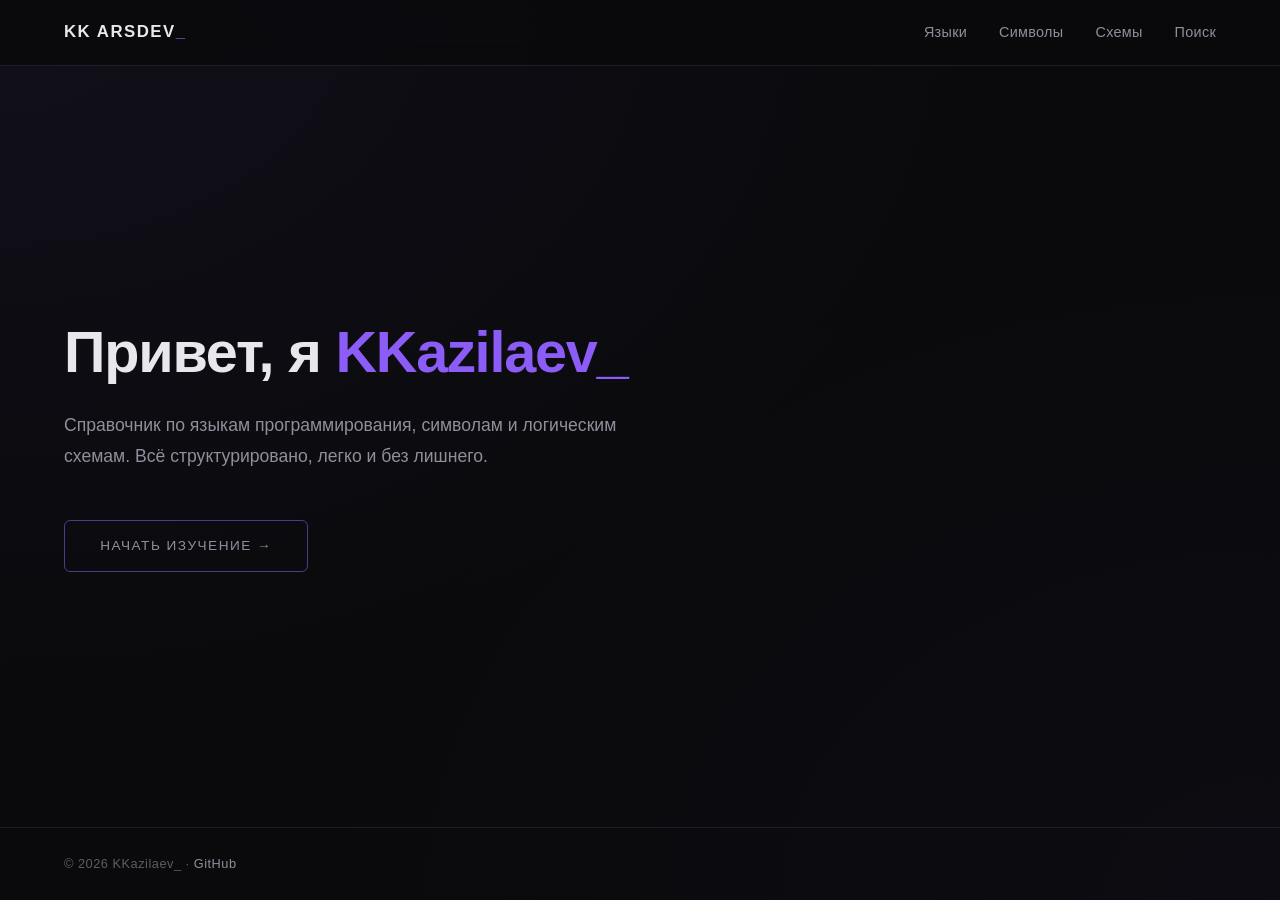
<file: index.html>
<!DOCTYPE html>
<html lang="ru">
<head>
    <meta charset="UTF-8">
    <meta name="viewport" content="width=device-width, initial-scale=1.0">
    <title>Загрузка…</title>
    <link rel="stylesheet" href="global.css">
</head>
<body>

    <!-- Экран загрузки (по центру) -->
    <div id="loader" class="status">
        <p class="loading">
            <span class="loading__label">Загрузка</span>
            <span class="loading__dots">
                <span>.</span><span>.</span><span>.</span>
            </span>
        </p>
    </div>

    <!-- Экран ошибки -->
    <div id="error" class="status" style="display:none;">
        <h1 class="status__title">Сайт временно недоступен</h1>
        <p class="status__text">
            Если вы видите эту страницу — попробуйте перезагрузить сайт.
            Если не помогло — зайдите позже.
        </p>
        <button class="status__btn" onclick="location.reload()">Перезагрузить</button>
    </div>

    <script>
        /* =========================================================
           ФУНКЦИЯ 1. Проверка наличия страницы и переход.
           ========================================================= */
        async function checkPage() {
            const target = 'home/index.html';

            try {
                const res  = await fetch(target, { method: 'HEAD' });
                const type = res.headers.get('content-type') || '';

                if (res.ok && type.includes('text/html')) {
                    window.location.replace(target);
                    return true;
                }
                return false;
            } catch (e) {
                return false;
            }
        }

        /* =========================================================
           ФУНКЦИЯ 2. Таймер заглушки (3 секунды).
           ========================================================= */
        function showErrorAfterDelay() {
            setTimeout(function () {
                const loader = document.getElementById('loader');
                const error  = document.getElementById('error');

                if (loader) loader.style.display = 'none';
                if (error)  error.style.display  = 'block';
            }, 3000);
        }

        /* =========================================================
           ЗАПУСК.
           ========================================================= */
        checkPage();
        showErrorAfterDelay();
    </script>

</body>
</html>
</file>
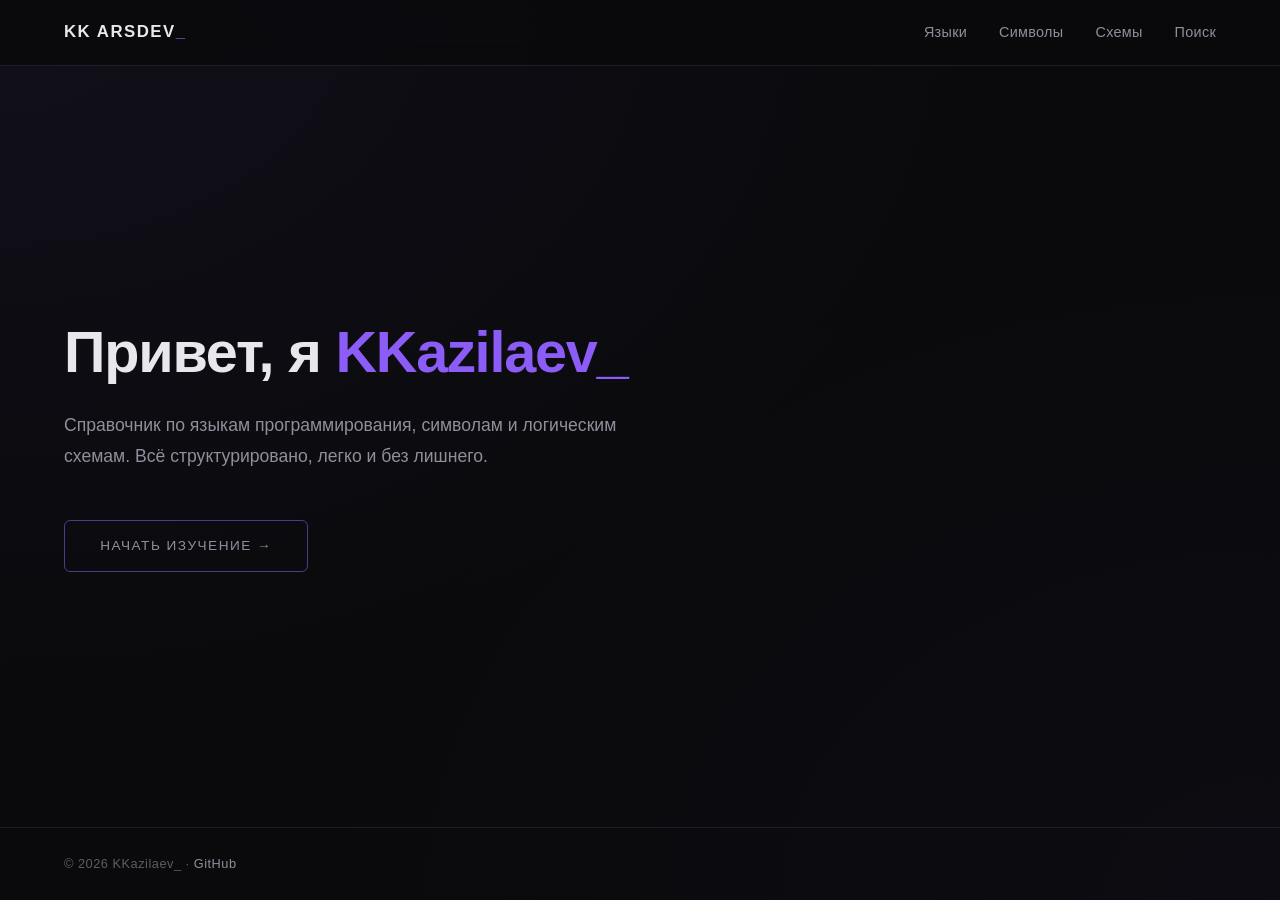
<file: home/index.html>
<!DOCTYPE html>
<html lang="ru">
<head>
    <meta charset="UTF-8">
    <meta name="viewport" content="width=device-width, initial-scale=1.0">
    <title>KK ArsDev — Справочник</title>
    <link rel="stylesheet" href="../global.css">
</head>
<body>

    <!-- Навигация -->
    <header class="nav">
        <a href="./" class="nav__logo">KK ArsDev<span>_</span></a>
        <nav class="nav__menu">
            <a href="../languages/">Языки</a>
            <a href="../symbols/">Символы</a>
            <a href="../schemes/">Схемы</a>
            <a href="../search/">Поиск</a>
        </nav>
    </header>

    <!-- Главный блок -->
    <main class="hero">
        <h1 class="hero__title">Привет, я <span>KKazilaev_</span></h1>
        <p class="hero__subtitle">
            Справочник по языкам программирования, символам и логическим схемам.
            Всё структурировано, легко и без лишнего.
        </p>
        <a href="../languages/" class="hero__btn">Начать изучение →</a>
    </main>

    <!-- Подвал -->
    <footer class="footer">
    <p>© 2026 KKazilaev_ · <a href="https://github.com/kkazilaev/pomoshkkazilaev" target="_blank" rel="noopener">GitHub</a></p>
    </footer>

</body>
</html>
</file>
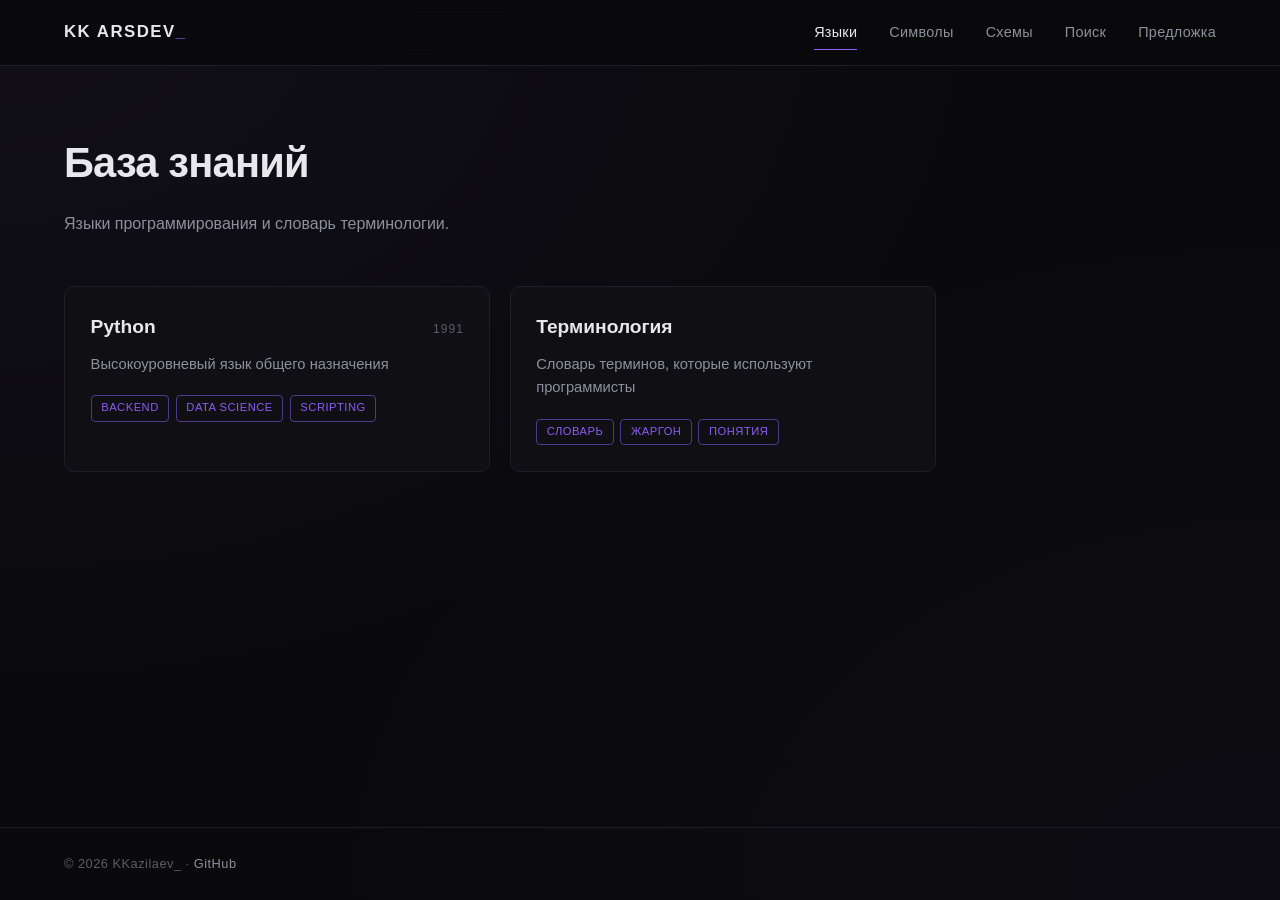
<file: languages/index.html>
<!DOCTYPE html>
<html lang="ru">
<head>
    <meta charset="UTF-8">
    <meta name="viewport" content="width=device-width, initial-scale=1.0">
    <title>База знаний — KK ArsDev<span>_</span></title>
    <link rel="stylesheet" href="../global.css">
</head>
<body>

    <header class="nav">
        <a href="../home/" class="nav__logo">KK ArsDev<span>_</span></a>
        <nav class="nav__menu">
            <a href="../languages/" class="is-active">Языки</a>
            <a href="../symbols/">Символы</a>
            <a href="../schemes/">Схемы</a>
            <a href="../search/">Поиск</a>
            <a href="../suggest/">Предложка</a>
        </nav>
    </header>

    <main class="page">
        <h1 class="page__title">База знаний</h1>
        <p class="page__subtitle">Языки программирования и словарь терминологии.</p>
        <div id="list" class="cards"></div>
    </main>

    <footer class="footer">
        <p>© 2026 KKazilaev_ · <a href="https://github.com/kkazilaev/pomoshkkazilaev" target="_blank" rel="noopener">GitHub</a></p>
    </footer>

    <script type="module">
        import { esc, markActiveNav } from './render.js';

        markActiveNav();

        function cardUrl(item) {
            if (item.type === 'terms') return './terms.html';
            return `./lang.html?id=${item.id}`;
        }

        async function loadList() {
            const list = document.getElementById('list');

            try {
                const res  = await fetch('../data/index.json');
                const data = await res.json();
                const items = data.items || data.languages || [];

                if (!items.length) {
                    list.innerHTML = '<p class="empty">Пока пусто.</p>';
                    return;
                }

                list.innerHTML = items.map(item => `
                    <a class="card" href="${cardUrl(item)}">
                        <div class="card__head">
                            <h2 class="card__title">${esc(item.name)}</h2>
                            ${item.year ? `<span class="card__year">${esc(item.year)}</span>` : ''}
                        </div>
                        <p class="card__desc">${esc(item.short)}</p>
                        <div class="card__tags">
                            ${(item.tags || []).map(t => `<span class="tag">${esc(t)}</span>`).join('')}
                        </div>
                    </a>
                `).join('');

            } catch (e) {
                list.innerHTML = '<p class="empty">Не удалось загрузить список.</p>';
                console.error(e);
            }
        }

        loadList();
    </script>

</body>
</html>
</file>
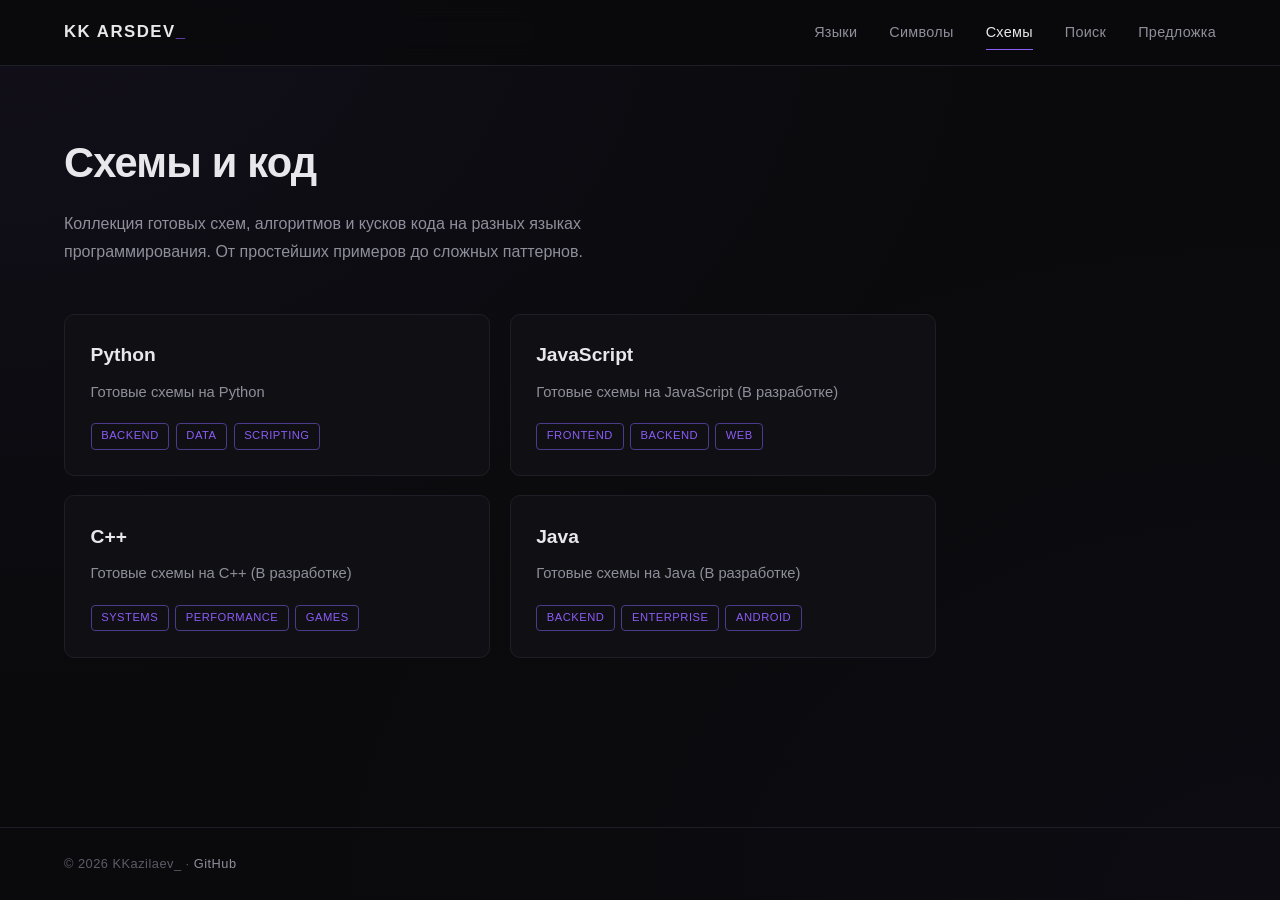
<file: schemes/index.html>
<!DOCTYPE html>
<html lang="ru">
<head>
    <meta charset="UTF-8">
    <meta name="viewport" content="width=device-width, initial-scale=1.0">
    <title>Схемы — KK ArsDev</title>
    <link rel="stylesheet" href="../global.css">
</head>
<body>

    <header class="nav">
        <a href="../home/" class="nav__logo">KK ArsDev<span>_</span></a>
        <nav class="nav__menu">
            <a href="../languages/">Языки</a>
            <a href="../symbols/">Символы</a>
            <a href="../schemes/" class="is-active">Схемы</a>
            <a href="../search/">Поиск</a>
            <a href="../suggest/">Предложка</a>
        </nav>
    </header>

    <main class="page">
        <div id="content">
            <p class="loading-inline">Загрузка…</p>
        </div>
    </main>

    <footer class="footer">
        <p>© 2026 KKazilaev_ · <a href="https://github.com/kkazilaev/pomoshkkazilaev" target="_blank" rel="noopener">GitHub</a></p>
    </footer>

    <script type="module">
        import { esc, renderSections, loadModules } from '../languages/render.js';

        const params = new URLSearchParams(window.location.search);
        const lang   = params.get('lang');

        async function loadLangList() {
            const content = document.getElementById('content');

            try {
                const res  = await fetch('../data/schemes/meta.json');
                const meta = await res.json();

                content.innerHTML = `
                    <h1 class="page__title">${esc(meta.name)}</h1>
                    <p class="page__subtitle">${esc(meta.description)}</p>

                    <div class="cards">
                        ${meta.languages.map(l => `
                            <a class="card" href="./index.html?lang=${l.id}">
                                <div class="card__head">
                                    <h2 class="card__title">${esc(l.name)}</h2>
                                </div>
                                <p class="card__desc">${esc(l.short)}</p>
                                <div class="card__tags">
                                    ${(l.tags || []).map(t => `<span class="tag">${esc(t)}</span>`).join('')}
                                </div>
                            </a>
                        `).join('')}
                    </div>
                `;
            } catch (e) {
                content.innerHTML = '<p class="empty">Не удалось загрузить список языков.</p>';
                console.error(e);
            }
        }

        async function loadSchemes(langId) {
            const content = document.getElementById('content');

            try {
                const metaRes = await fetch(`../data/schemes/${langId}/meta.json`);
                if (!metaRes.ok) throw new Error('404');
                const meta = await metaRes.json();

                document.title = `${meta.name} — Схемы — KKazilaev_`;

                const sections = await loadModules(
                    `../data/schemes/${langId}/`,
                    meta.modules || []
                );

                content.innerHTML = `
                    <a class="back" href="./index.html">← Все языки</a>
                    <h1 class="page__title">${esc(meta.name)}</h1>
                    <p class="page__subtitle">${esc(meta.description)}</p>

                    <div class="terms-search">
                        <input id="filter" type="text" placeholder="Поиск по схемам…" autocomplete="off">
                    </div>

                    <div id="sections"></div>
                `;

                renderSections(
                    document.getElementById('sections'),
                    sections
                );

                const input = document.getElementById('filter');
                input.addEventListener('input', function () {
                    const q = this.value.trim().toLowerCase();

                    document.querySelectorAll('.row').forEach(row => {
                        const text = row.textContent.toLowerCase();
                        row.style.display = (!q || text.includes(q)) ? '' : 'none';
                    });

                    document.querySelectorAll('.section').forEach(sec => {
                        const visible = sec.querySelectorAll('.row:not([style*="display: none"])').length;
                        sec.style.display = visible ? '' : 'none';
                    });
                });

            } catch (e) {
                content.innerHTML = '<p class="empty">Не удалось загрузить схемы.</p>';
                console.error(e);
            }
        }

        if (lang) {
            loadSchemes(lang);
        } else {
            loadLangList();
        }

        renderSections(document.getElementById('sections'), sections);

        // Подсветить объект, если пришли из поиска
        highlightFromUrl();
    </script>

</body>
</html>
</file>
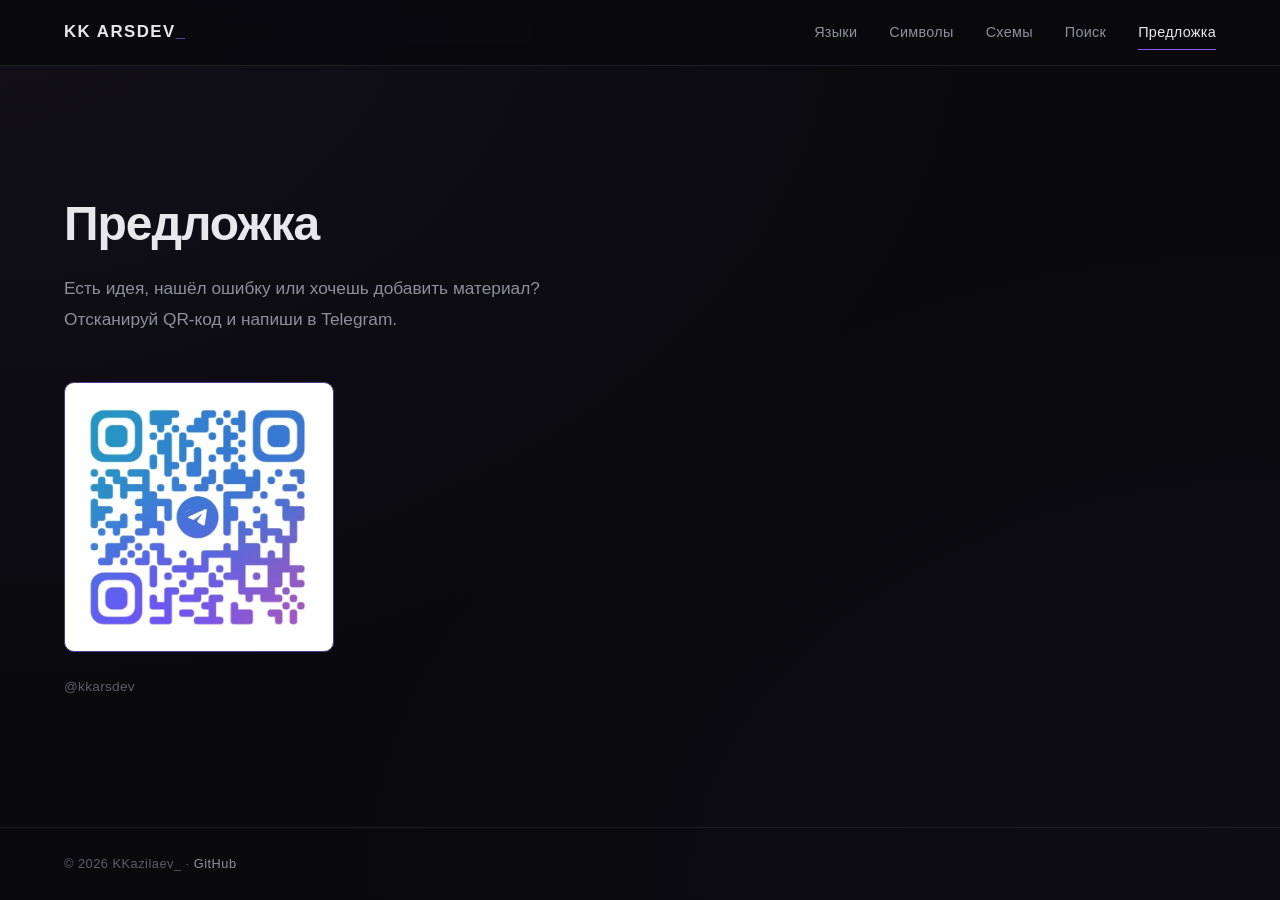
<file: suggest/index.html>
<!DOCTYPE html>
<html lang="ru">
<head>
    <meta charset="UTF-8">
    <meta name="viewport" content="width=device-width, initial-scale=1.0">
    <title>Предложка — KK ArsDev</title>
    <link rel="stylesheet" href="../global.css">
</head>
<body>

    <!-- Навигация -->
    <header class="nav">
        <a href="./" class="nav__logo">KK ArsDev<span>_</span></a>
        <nav class="nav__menu">
            <a href="../languages/">Языки</a>
            <a href="../symbols/">Символы</a>
            <a href="../schemes/">Схемы</a>
            <a href="../search/">Поиск</a>
            <a href="../suggest/" class="is-active">Предложка</a>
        </nav>
    </header>

    <!-- Контент -->
    <main class="suggest">
        <h1 class="suggest__title">Предложка</h1>
        <p class="suggest__text">
            Есть идея, нашёл ошибку или хочешь добавить материал?
            Отсканируй QR-код и напиши в Telegram.
        </p>

        <div class="suggest__qr">
            <img src="qr.png" alt="QR-код Telegram-канала" width="220" height="220">
        </div>

        <p class="suggest__hint">
            @kkarsdev
        </p>
    </main>

    <!-- Подвал -->
    <footer class="footer">
    <p>© 2026 KKazilaev_ · <a href="https://github.com/kkazilaev/pomoshkkazilaev" target="_blank" rel="noopener">GitHub</a></p>
    </footer>

</body>
</html>
</file>
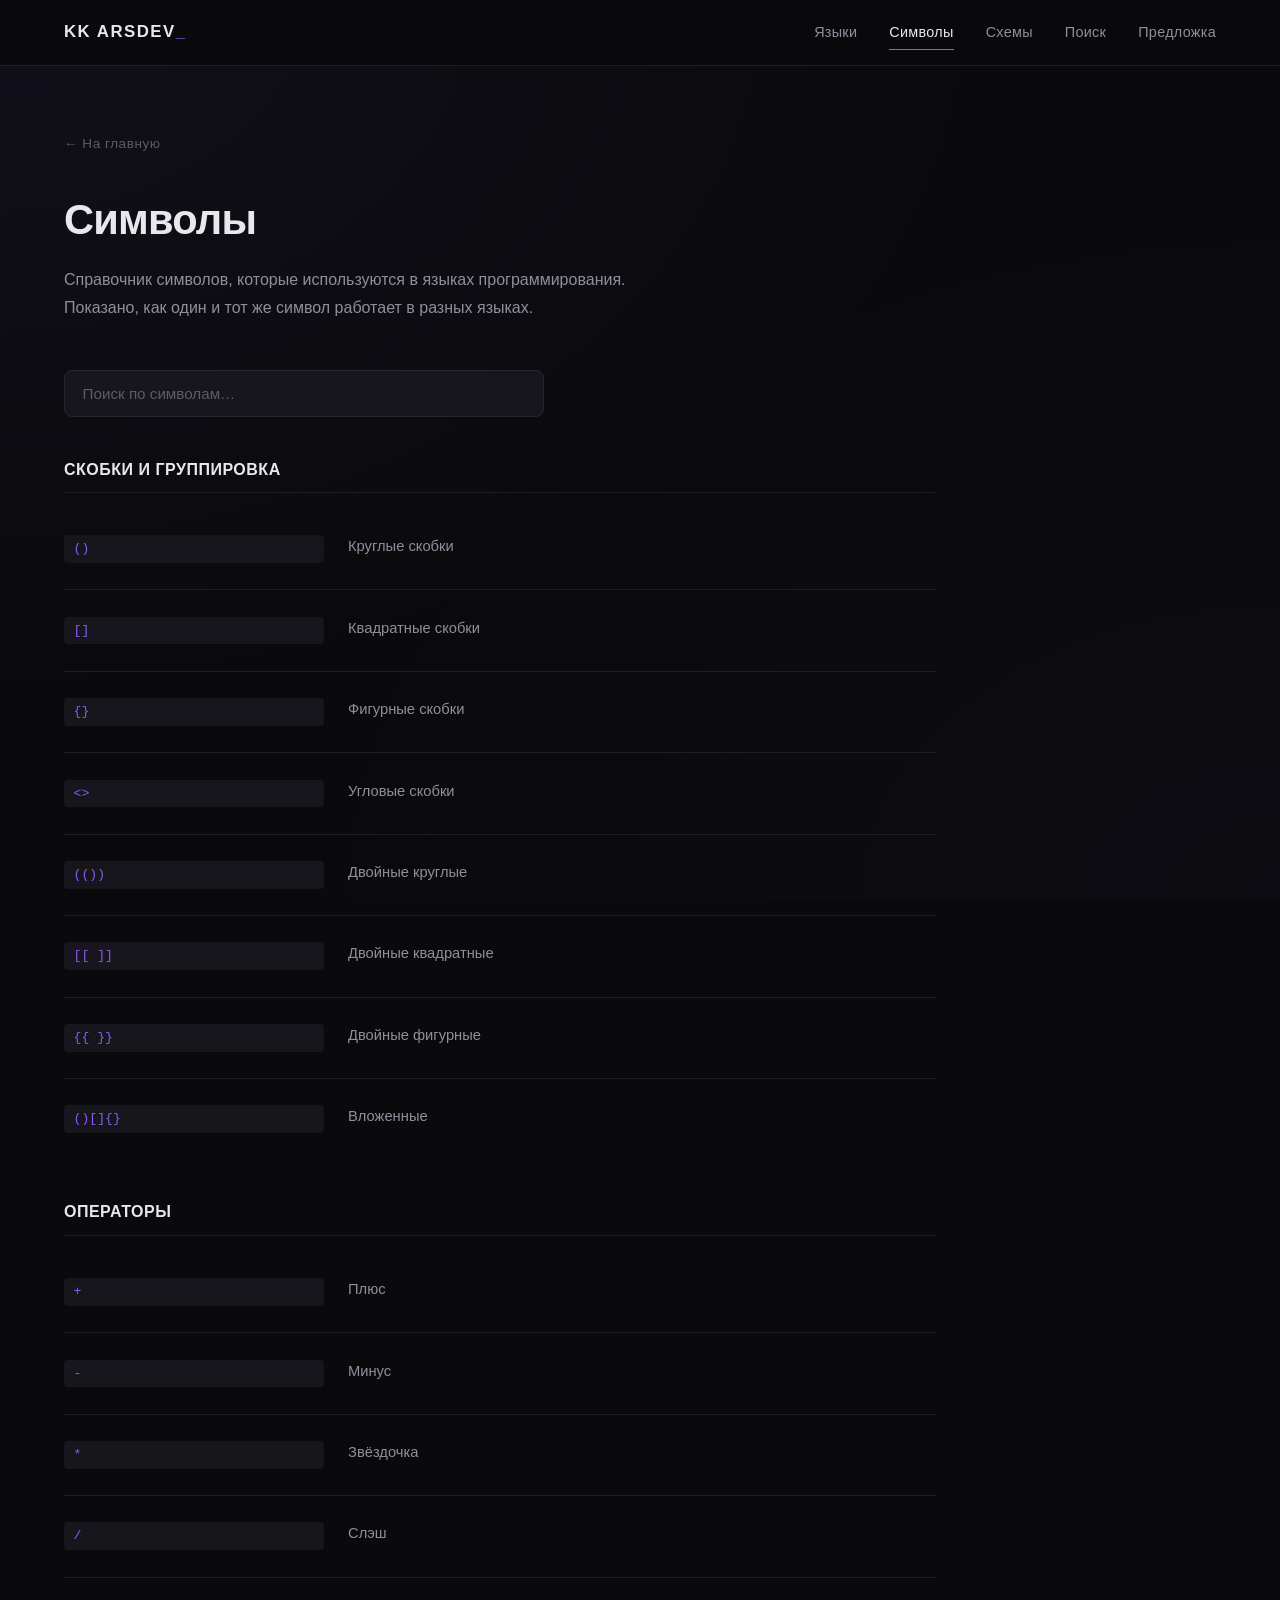
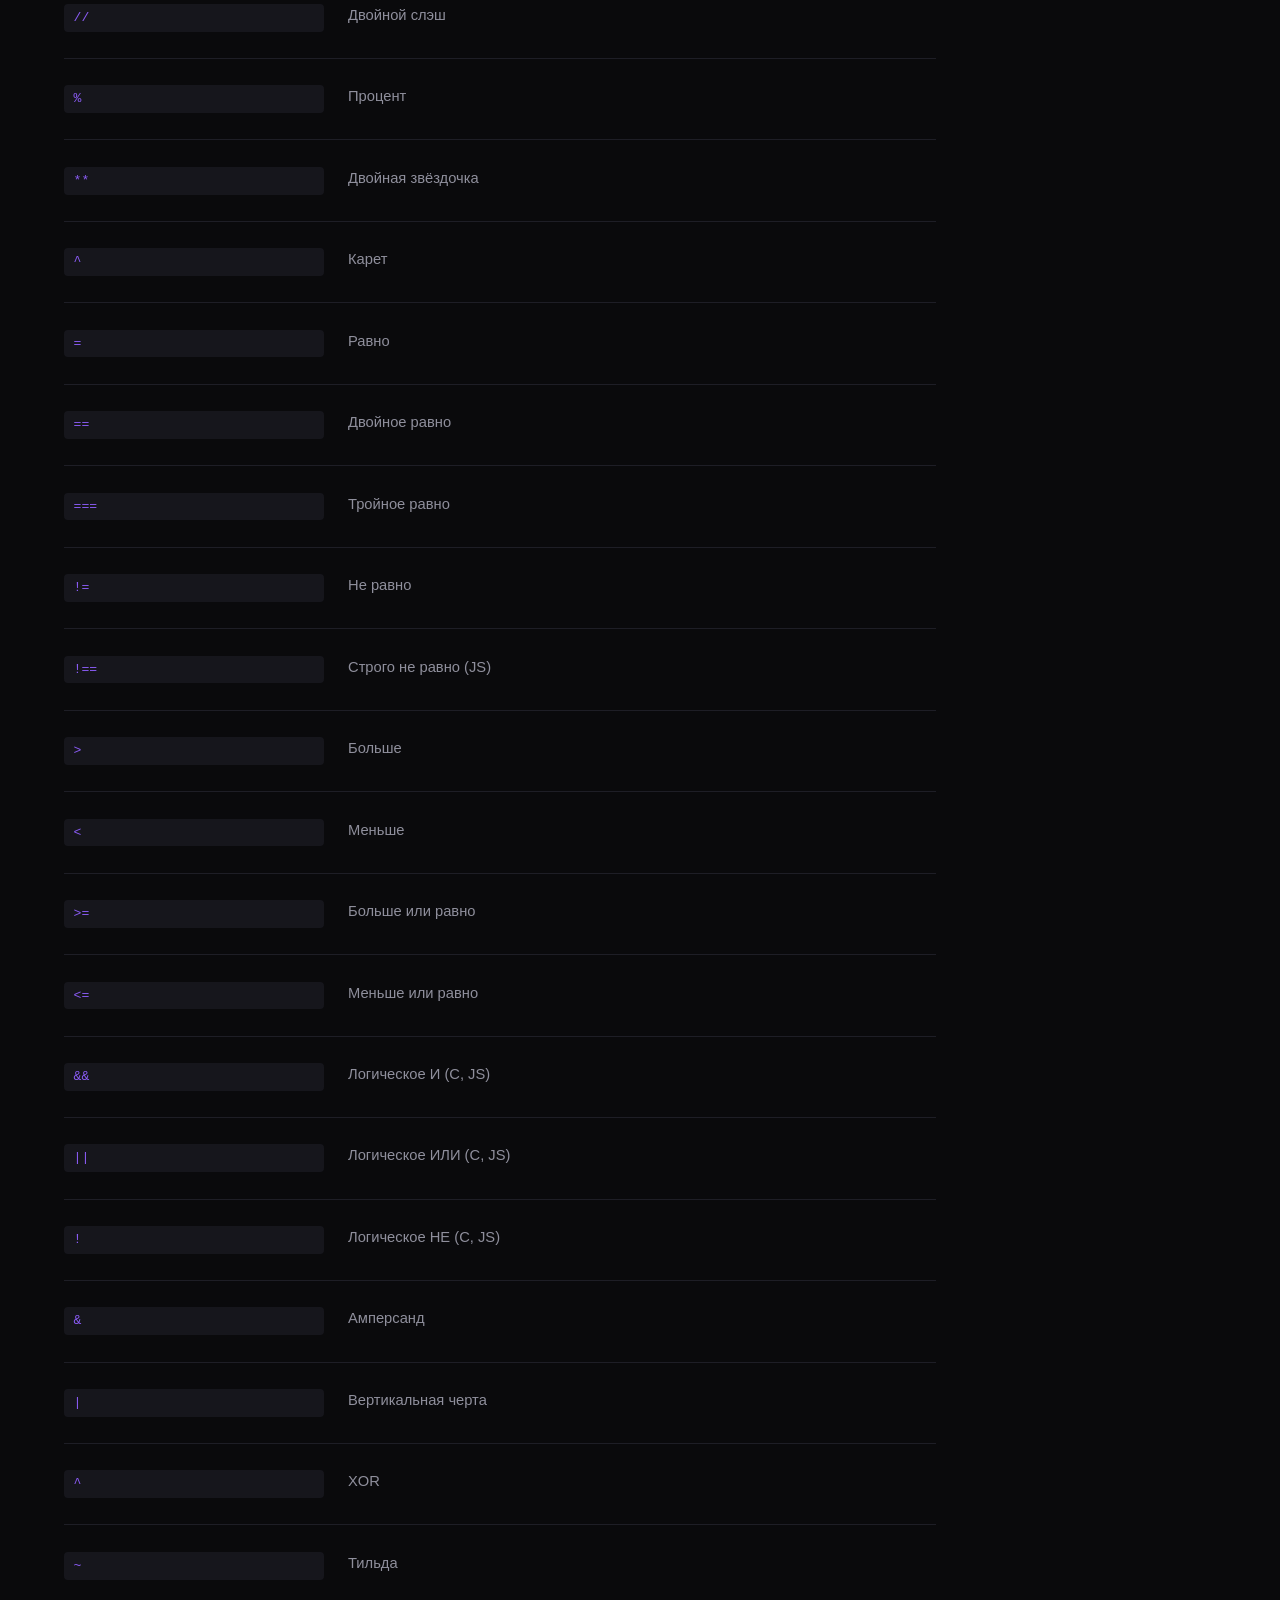
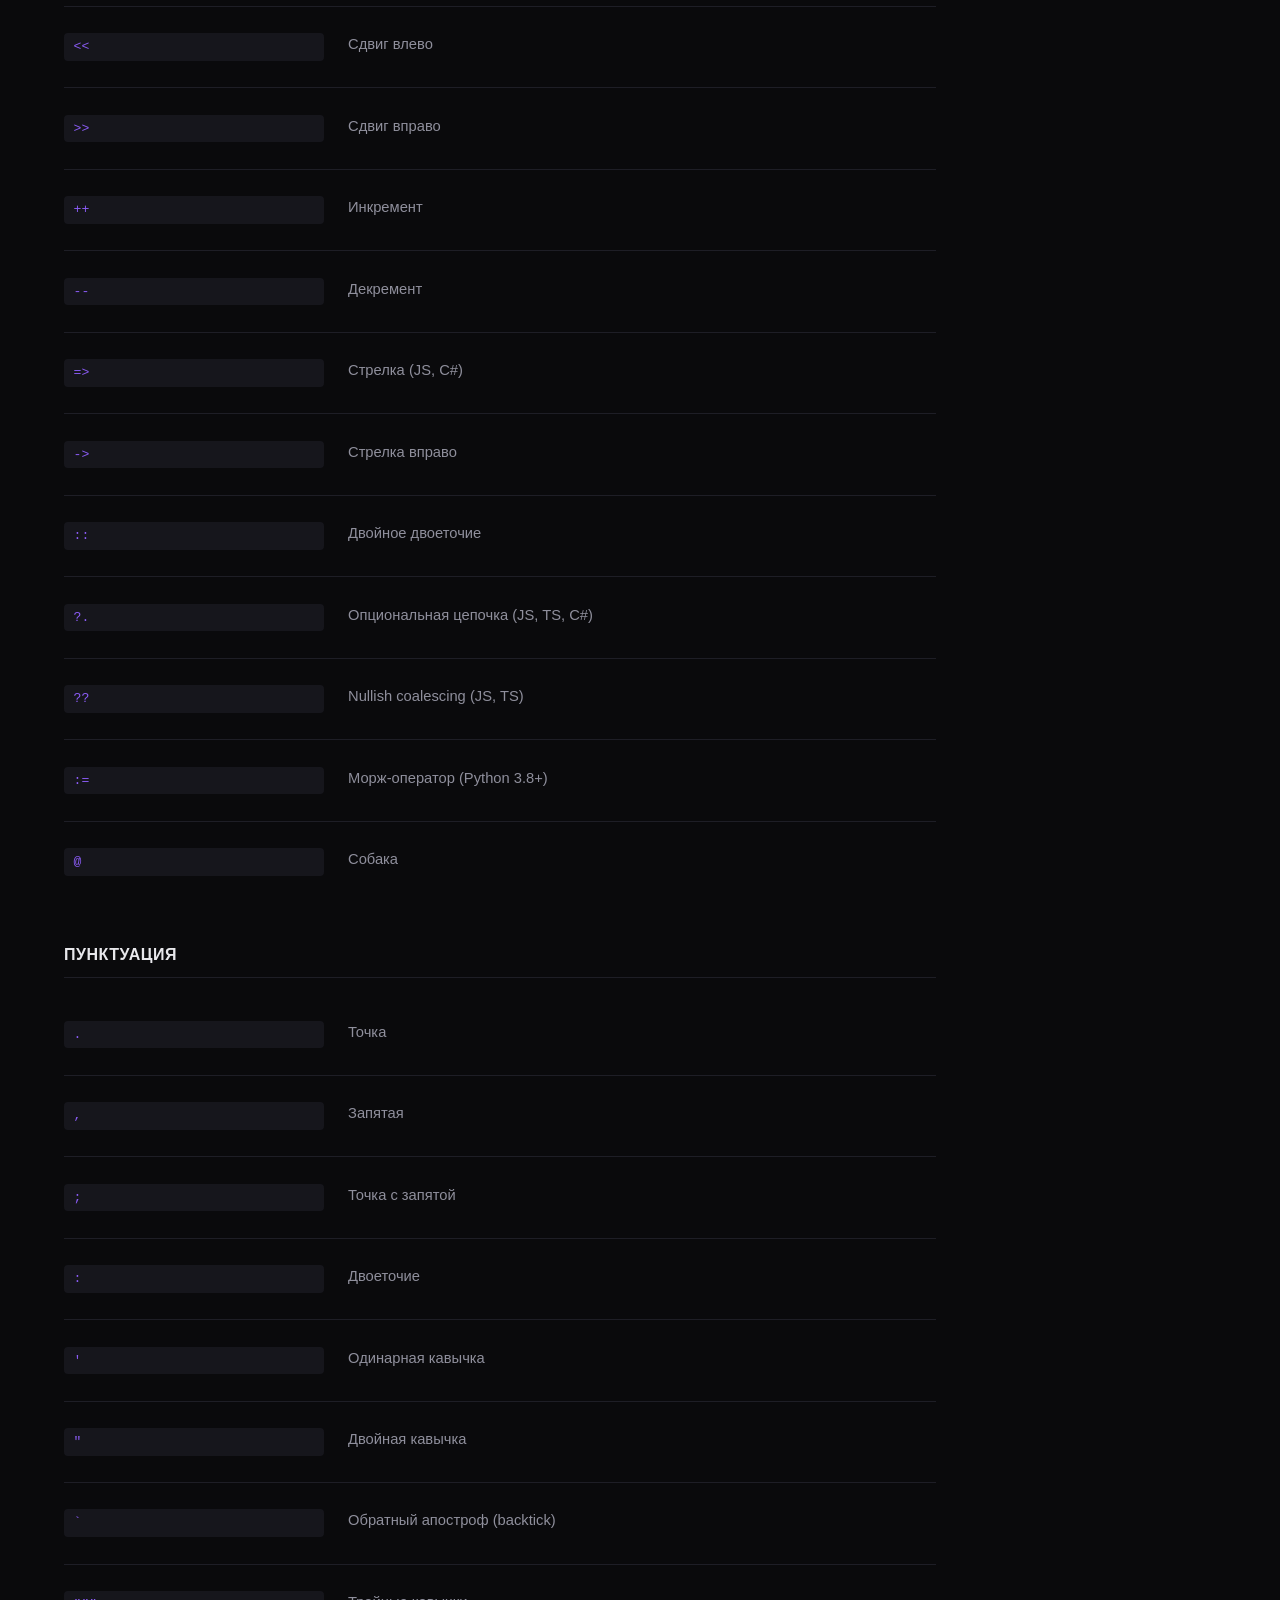
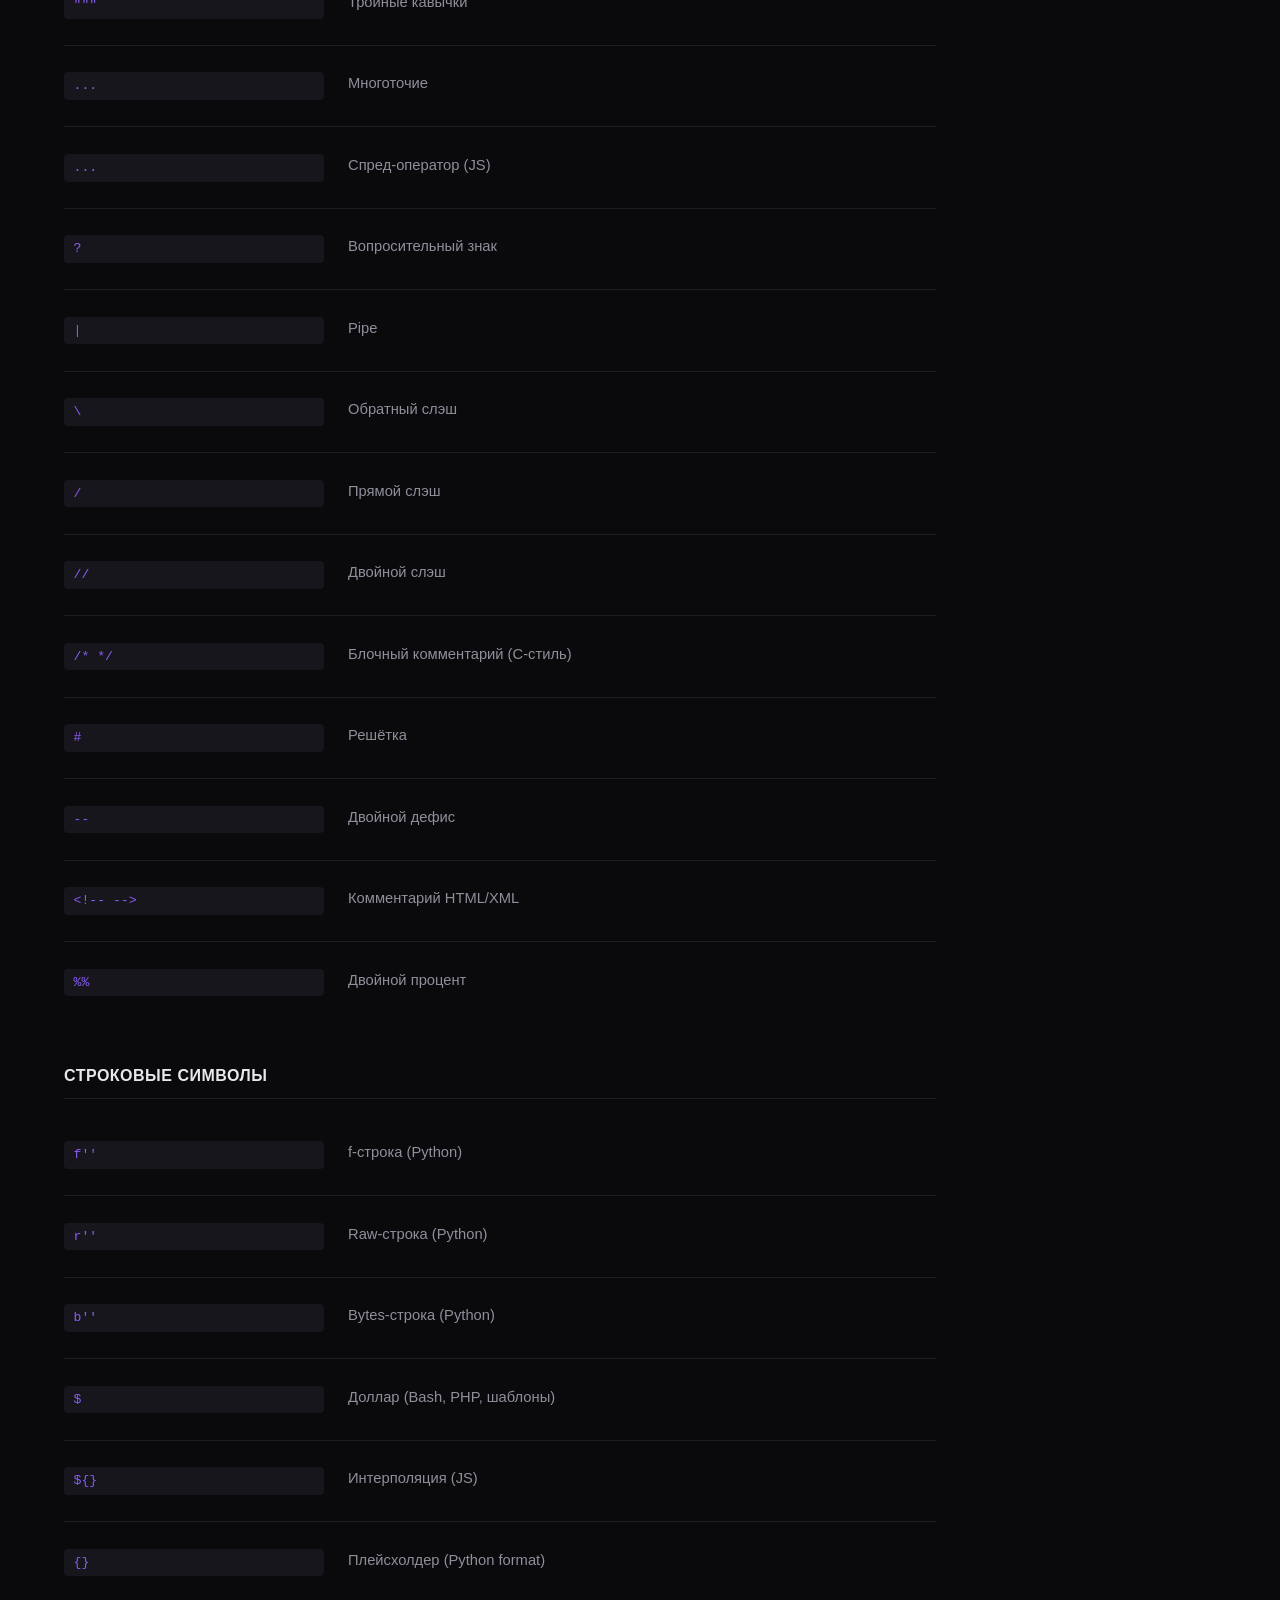
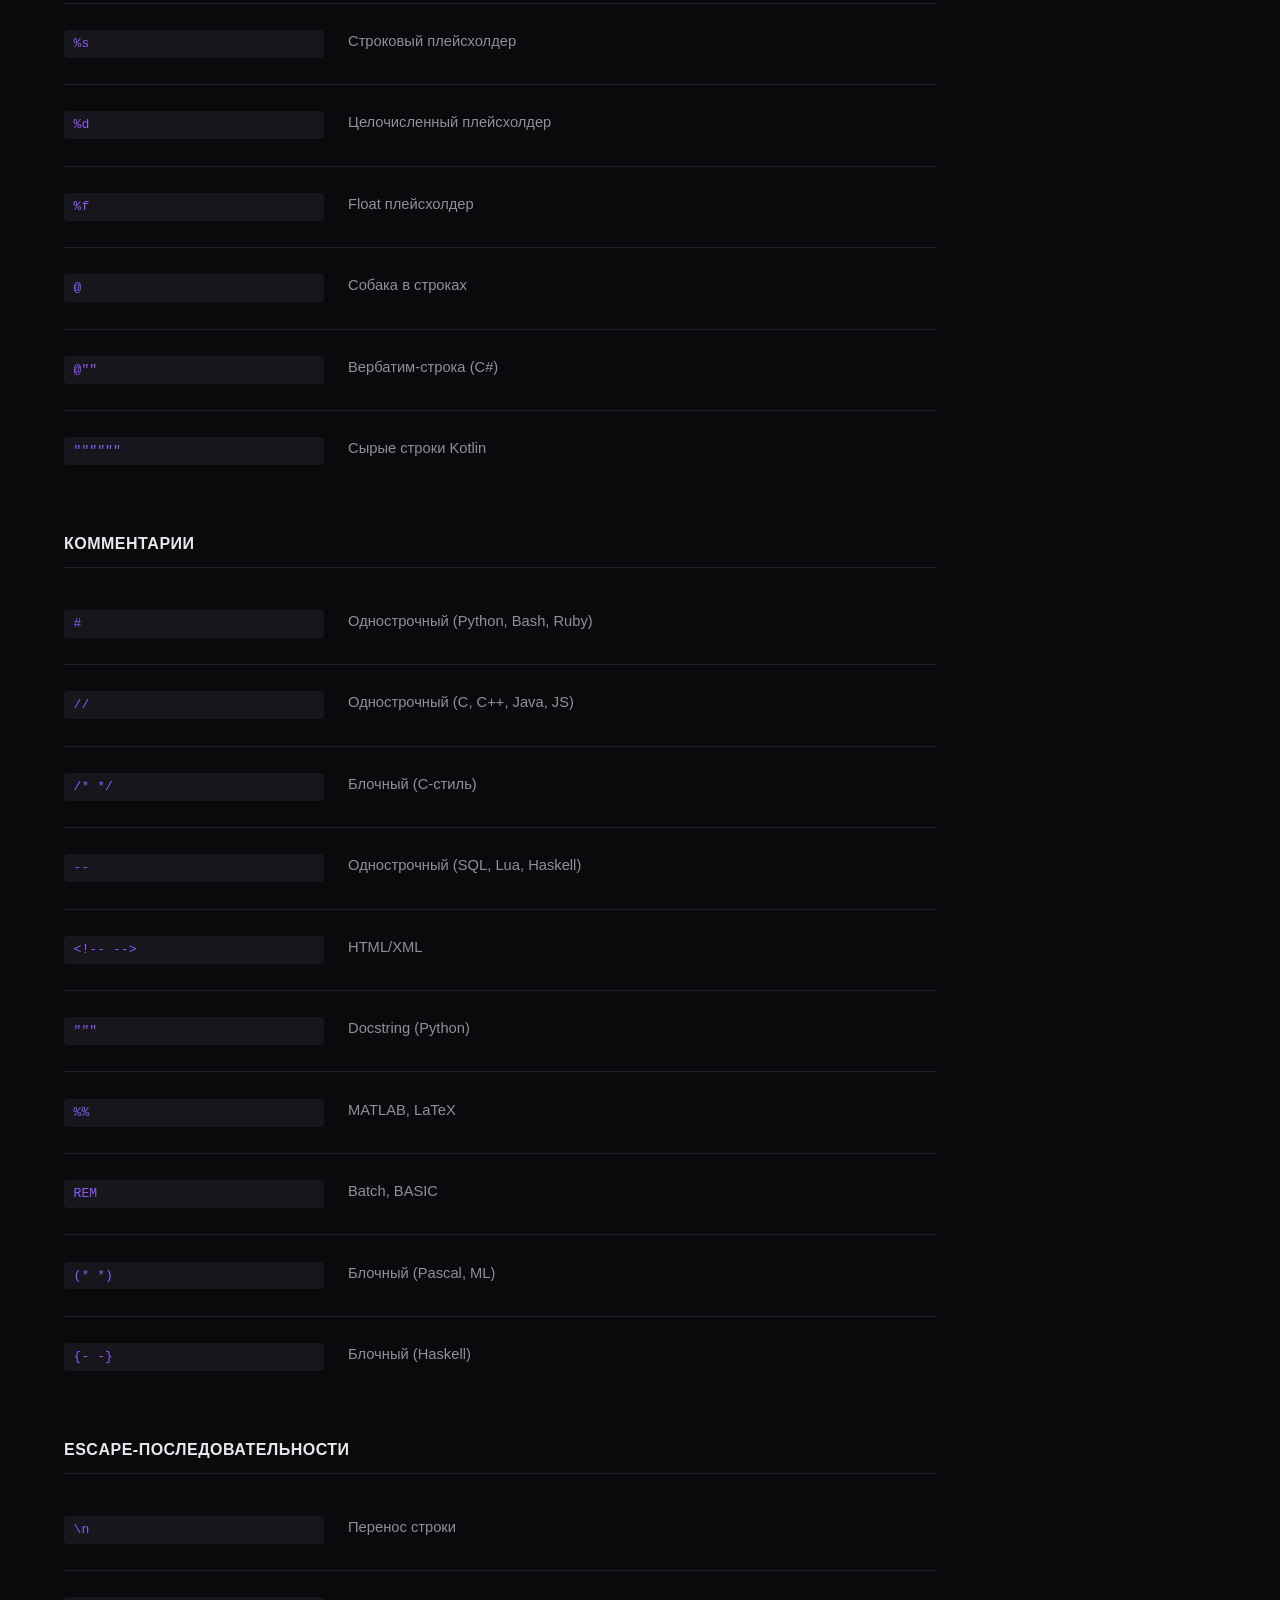
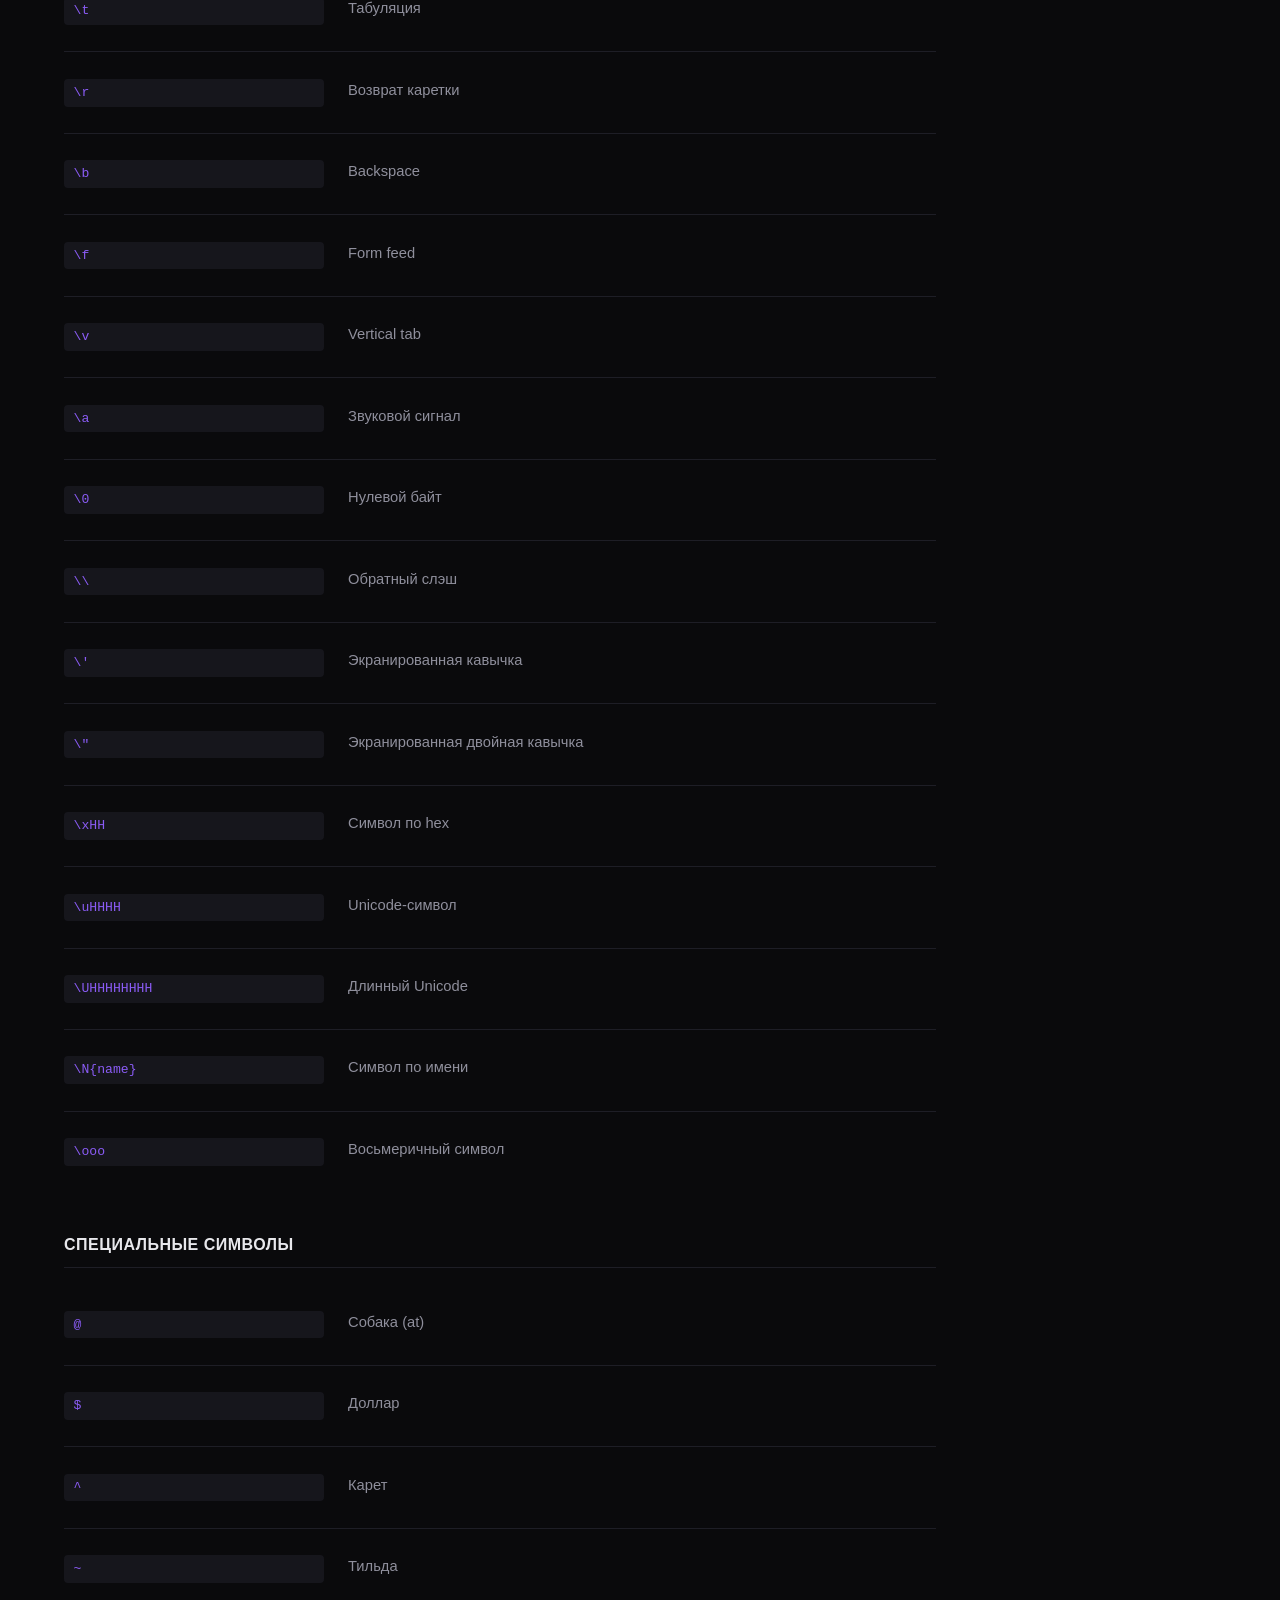
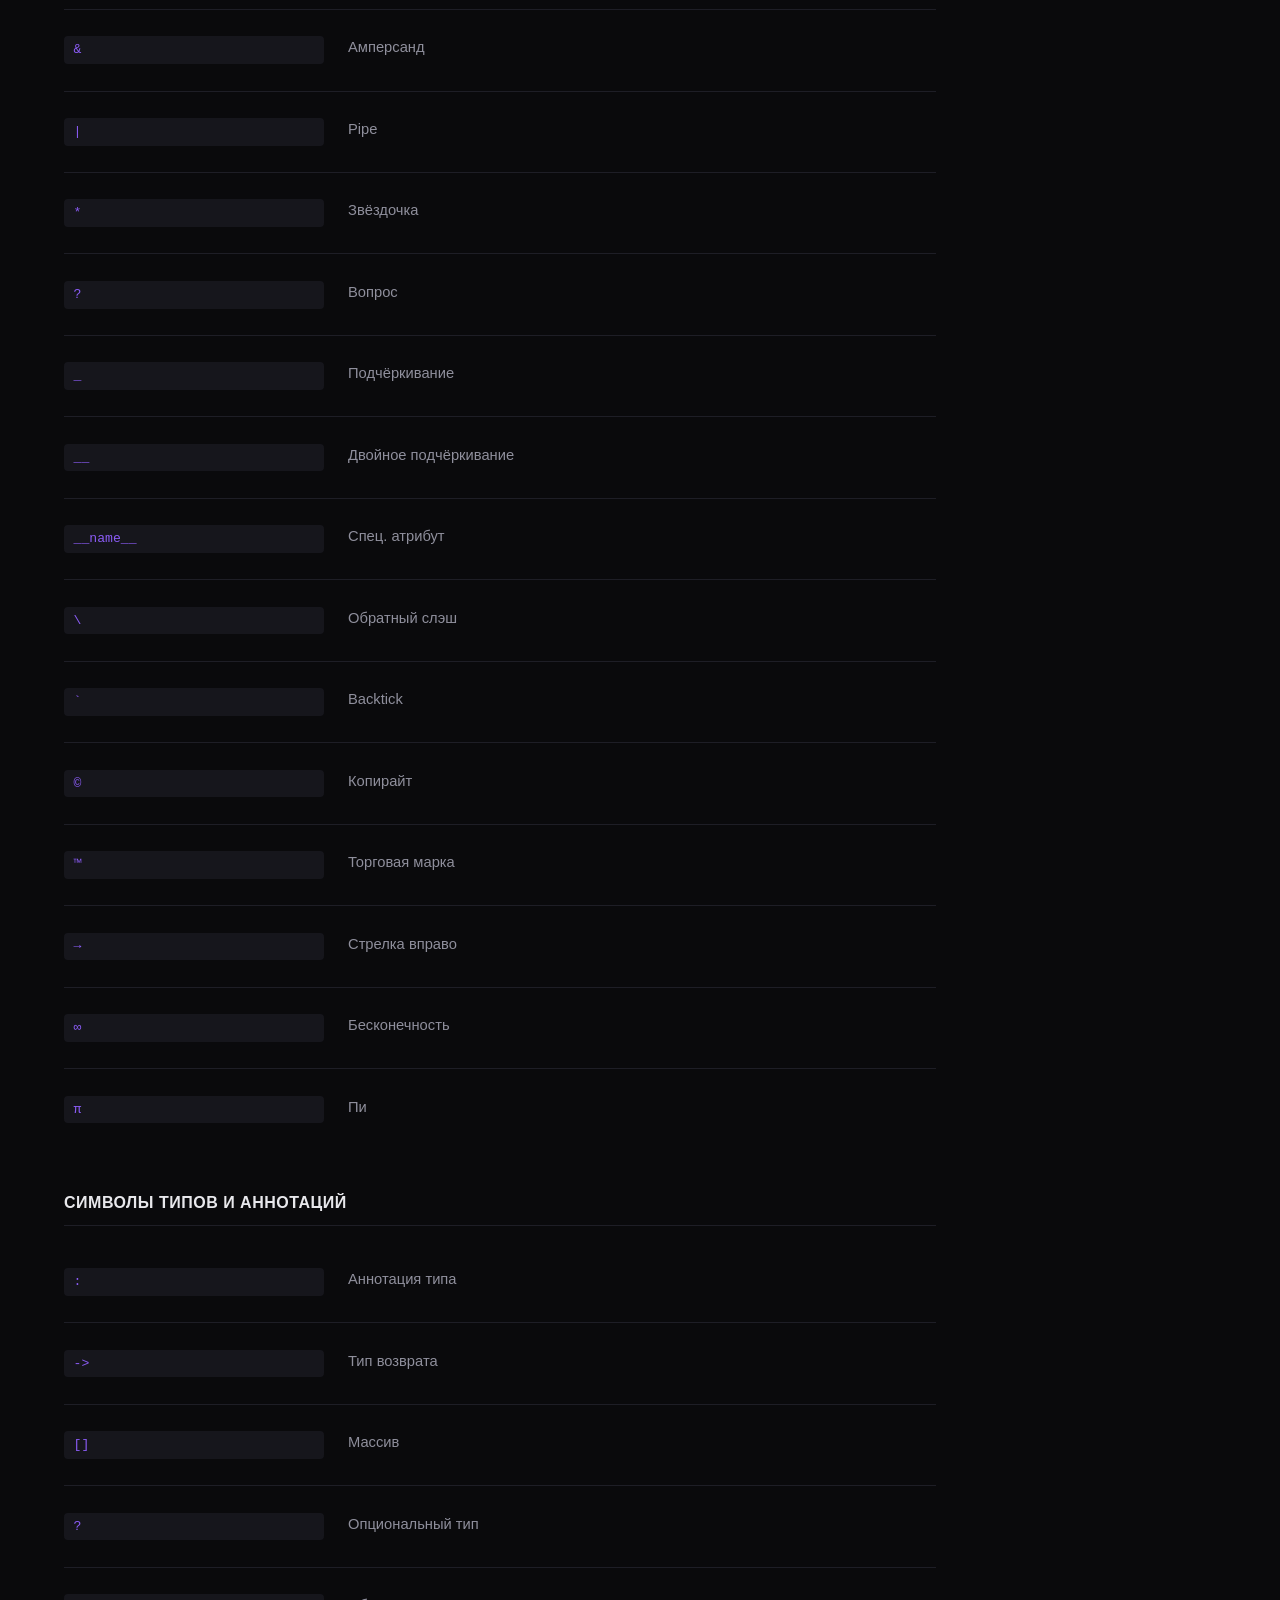
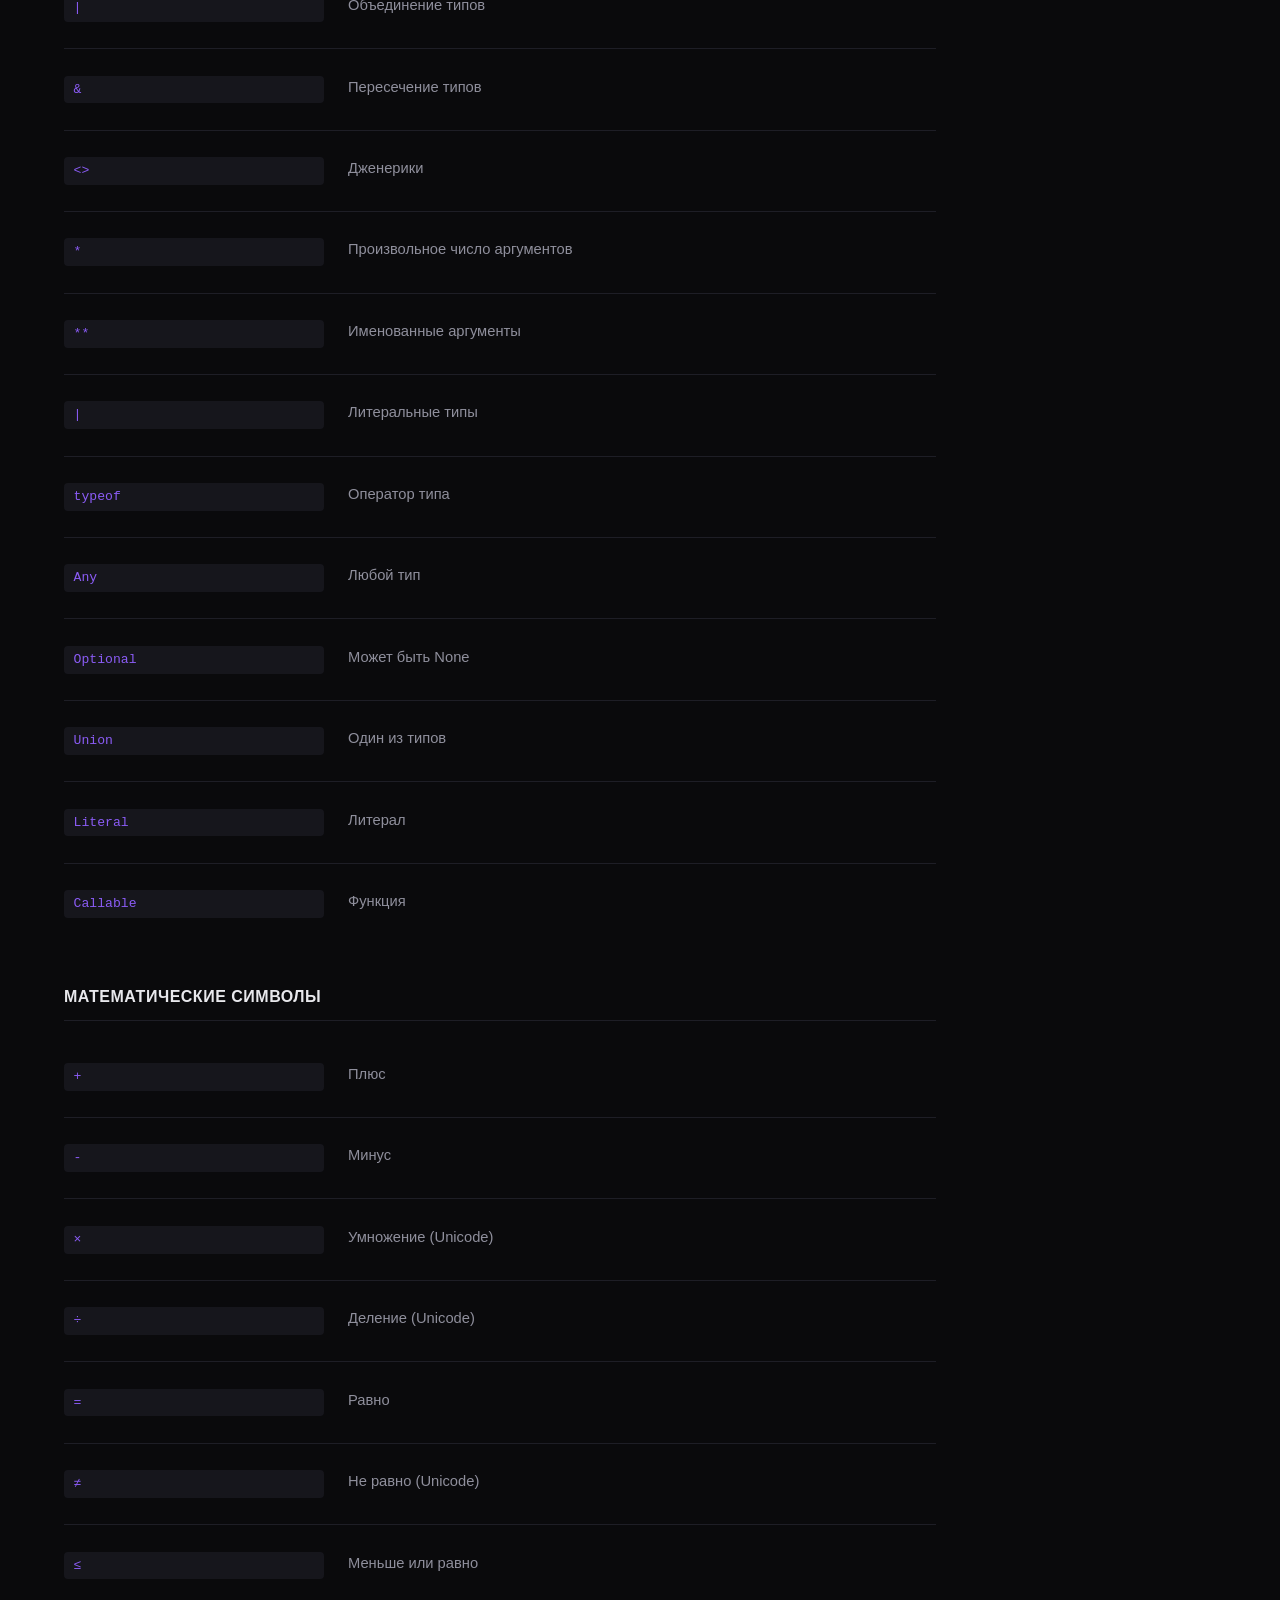
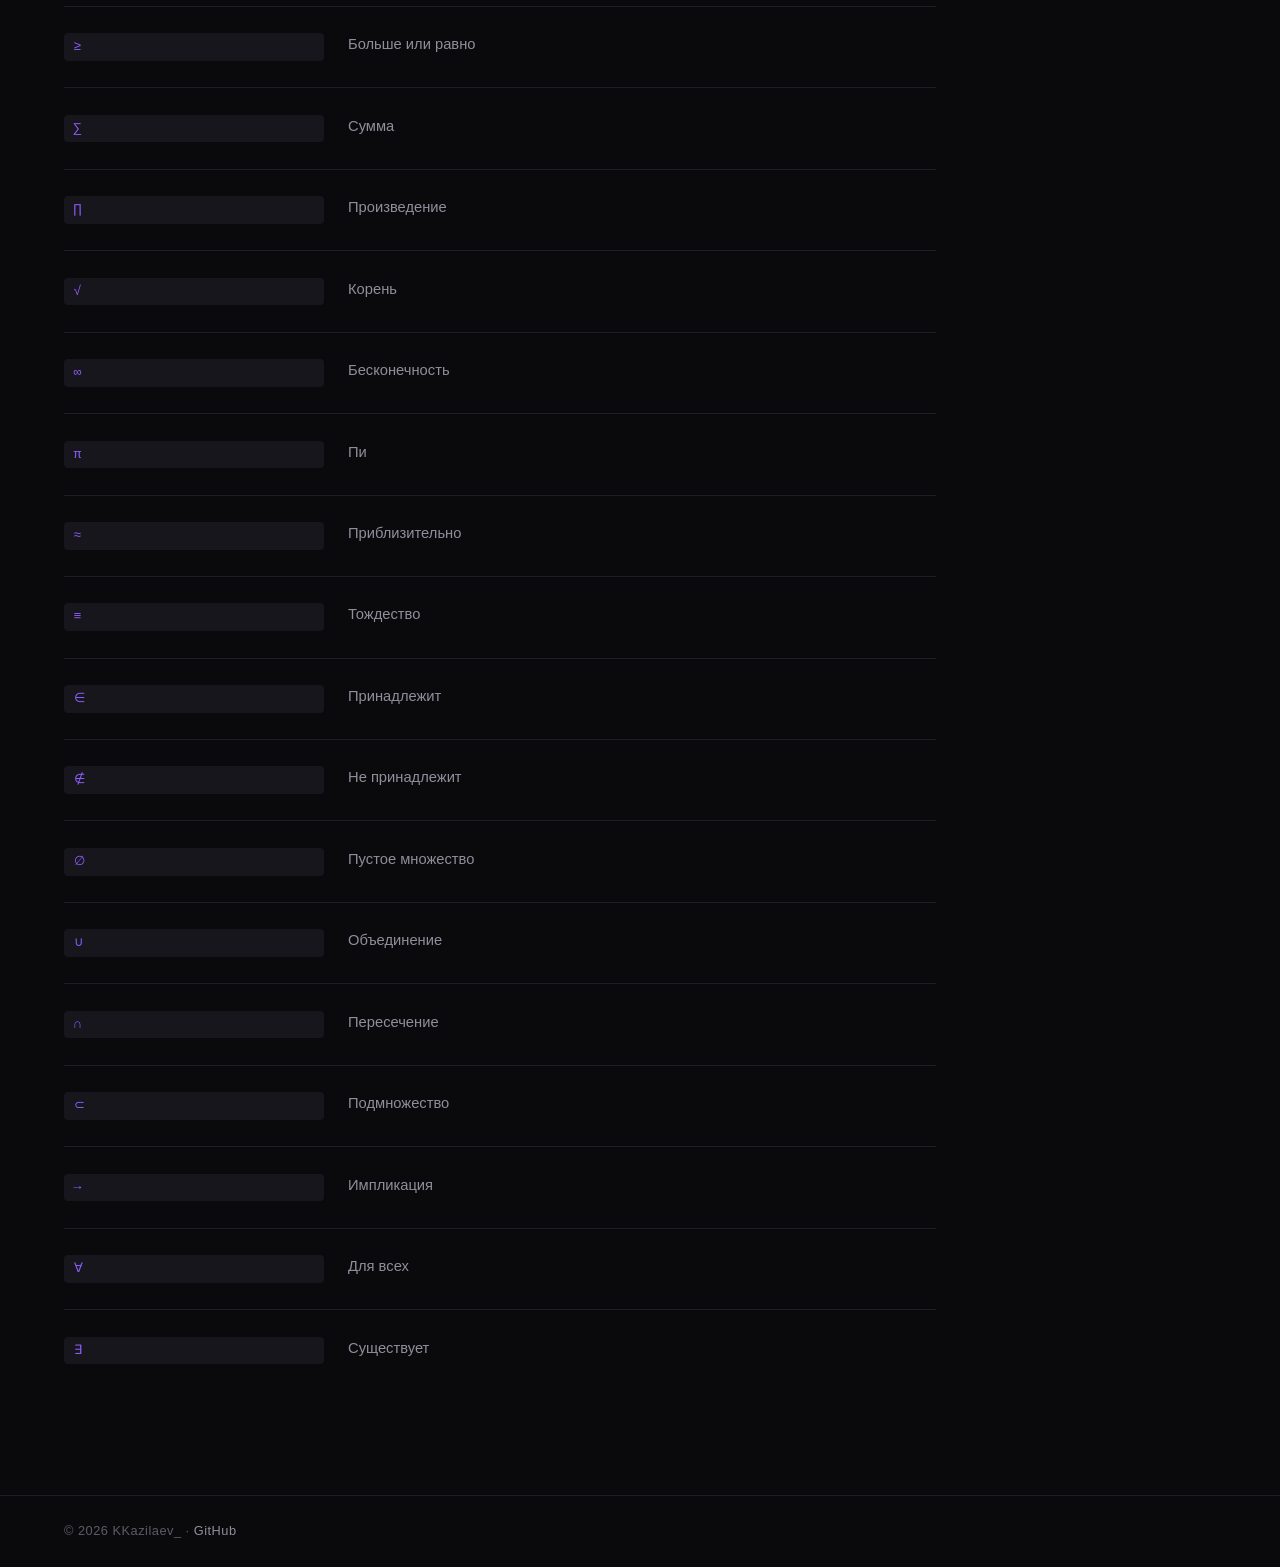
<file: symbols/index.html>
<!DOCTYPE html>
<html lang="ru">
<head>
    <meta charset="UTF-8">
    <meta name="viewport" content="width=device-width, initial-scale=1.0">
    <title>Символы — KK ArsDev</title>
    <link rel="stylesheet" href="../global.css">
</head>
<body>

    <header class="nav">
        <a href="../home/" class="nav__logo">KK ArsDev<span>_</span></a>
        <nav class="nav__menu">
            <a href="../languages/">Языки</a>
            <a href="../symbols/" class="is-active">Символы</a>
            <a href="../schemes/">Схемы</a>
            <a href="../search/">Поиск</a>
            <a href="../suggest/">Предложка</a>
        </nav>
    </header>

    <main class="page">
        <a class="back" href="../home/">← На главную</a>
        <div id="content">
            <p class="loading-inline">Загрузка…</p>
        </div>
    </main>

    <footer class="footer">
        <p>© 2026 KKazilaev_ · <a href="https://github.com/kkazilaev/pomoshkkazilaev" target="_blank" rel="noopener">GitHub</a></p>
    </footer>

    <script type="module">
        import { esc, renderSections, loadModules } from '../languages/render.js';

        async function load() {
            const content = document.getElementById('content');

            try {
                const metaRes = await fetch('../data/symbols/meta.json');
                if (!metaRes.ok) throw new Error('404');
                const meta = await metaRes.json();

                document.title = `${meta.name} — KKazilaev_`;

                const sections = await loadModules(
                    '../data/symbols/',
                    meta.modules || []
                );

                content.innerHTML = `
                    <h1 class="page__title">${esc(meta.name)}</h1>
                    <p class="page__subtitle">${esc(meta.description)}</p>

                    <div class="terms-search">
                        <input id="filter" type="text" placeholder="Поиск по символам…" autocomplete="off">
                    </div>

                    <div id="sections"></div>
                `;

                renderSections(
                    document.getElementById('sections'),
                    sections
                );

                const input = document.getElementById('filter');
                input.addEventListener('input', function () {
                    const q = this.value.trim().toLowerCase();

                    document.querySelectorAll('.row').forEach(row => {
                        const text = row.textContent.toLowerCase();
                        row.style.display = (!q || text.includes(q)) ? '' : 'none';
                    });

                    document.querySelectorAll('.section').forEach(sec => {
                        const visible = sec.querySelectorAll('.row:not([style*="display: none"])').length;
                        sec.style.display = visible ? '' : 'none';
                    });
                });

            } catch (e) {
                content.innerHTML = '<p class="empty">Не удалось загрузить символы.</p>';
                console.error(e);
            }
        }

        load();

        renderSections(document.getElementById('sections'), sections);

        // Подсветить объект, если пришли из поиска
        highlightFromUrl();
    </script>

</body>
</html>
</file>
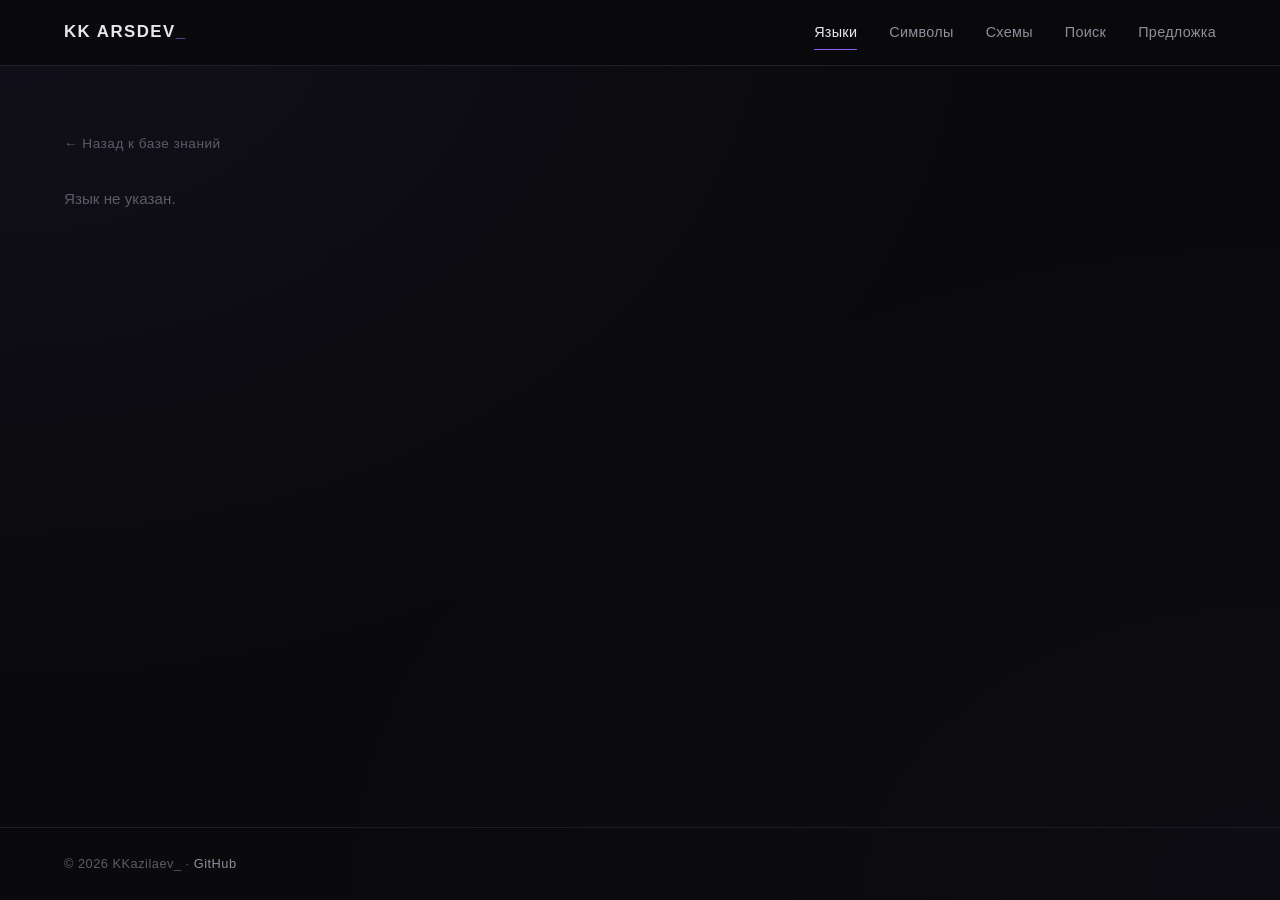
<file: languages/lang.html>
<!DOCTYPE html>
<html lang="ru">
<head>
    <meta charset="UTF-8">
    <meta name="viewport" content="width=device-width, initial-scale=1.0">
    <title>Язык — KK ArsDev</title>
    <link rel="stylesheet" href="../global.css">
</head>
<body>

    <header class="nav">
        <a href="../home/" class="nav__logo">KK ArsDev<span>_</span></a>
        <nav class="nav__menu">
            <a href="../languages/" class="is-active">Языки</a>
            <a href="../symbols/">Символы</a>
            <a href="../schemes/">Схемы</a>
            <a href="../search/">Поиск</a>
            <a href="../suggest/">Предложка</a>
        </nav>
    </header>

    <main class="page">
        <a class="back" href="../languages/">← Назад к базе знаний</a>
        <div id="content">
            <p class="loading-inline">Загрузка…</p>
        </div>
    </main>

    <footer class="footer">
    <p>© 2026 KKazilaev_ · <a href="https://github.com/kkazilaev/pomoshkkazilaev" target="_blank" rel="noopener">GitHub</a></p>
    </footer>

    <script type="module">
        import { esc, renderSections, loadModules, getId, markActiveNav, highlightFromUrl } from '../languages/render.js';

        markActiveNav();

        async function load() {
            const id      = getId();
            const content = document.getElementById('content');

            if (!id) {
                content.innerHTML = '<p class="empty">Язык не указан.</p>';
                return;
            }

            try {
                const metaRes = await fetch(`../data/languages/${id}.json`);
                if (!metaRes.ok) throw new Error('404');
                const meta = await metaRes.json();

                document.title = `${meta.name} — KKazilaev_`;

                const sections = await loadModules(
                    `../data/languages/${id}/`,
                    meta.modules || []
                );

                content.innerHTML = `
                    <h1 class="page__title">${esc(meta.name)}</h1>
                    <p class="page__meta">${esc(meta.year)} · ${esc(meta.author)}</p>
                    <p class="page__subtitle">${esc(meta.description)}</p>

                    <div class="terms-search">
                        <input id="filter" type="text" placeholder="Поиск по командам…" autocomplete="off">
                    </div>

                    <div id="sections"></div>
                `;

                renderSections(
                    document.getElementById('sections'),
                    sections
                );

                // Живой фильтр — тот же, что в terms.html
                const input = document.getElementById('filter');
                input.addEventListener('input', function () {
                    const q = this.value.trim().toLowerCase();

                    document.querySelectorAll('.row').forEach(row => {
                        const text = row.textContent.toLowerCase();
                        row.style.display = (!q || text.includes(q)) ? '' : 'none';
                    });

                    document.querySelectorAll('.section').forEach(sec => {
                        const visible = sec.querySelectorAll('.row:not([style*="display: none"])').length;
                        sec.style.display = visible ? '' : 'none';
                    });
                });

            } catch (e) {
                content.innerHTML = '<p class="empty">Язык не найден.</p>';
                console.error(e);
            }
        }

        load();

        renderSections(document.getElementById('sections'), sections);

        // Подсветить объект, если пришли из поиска
        highlightFromUrl();
    </script>

</body>
</html>
</file>
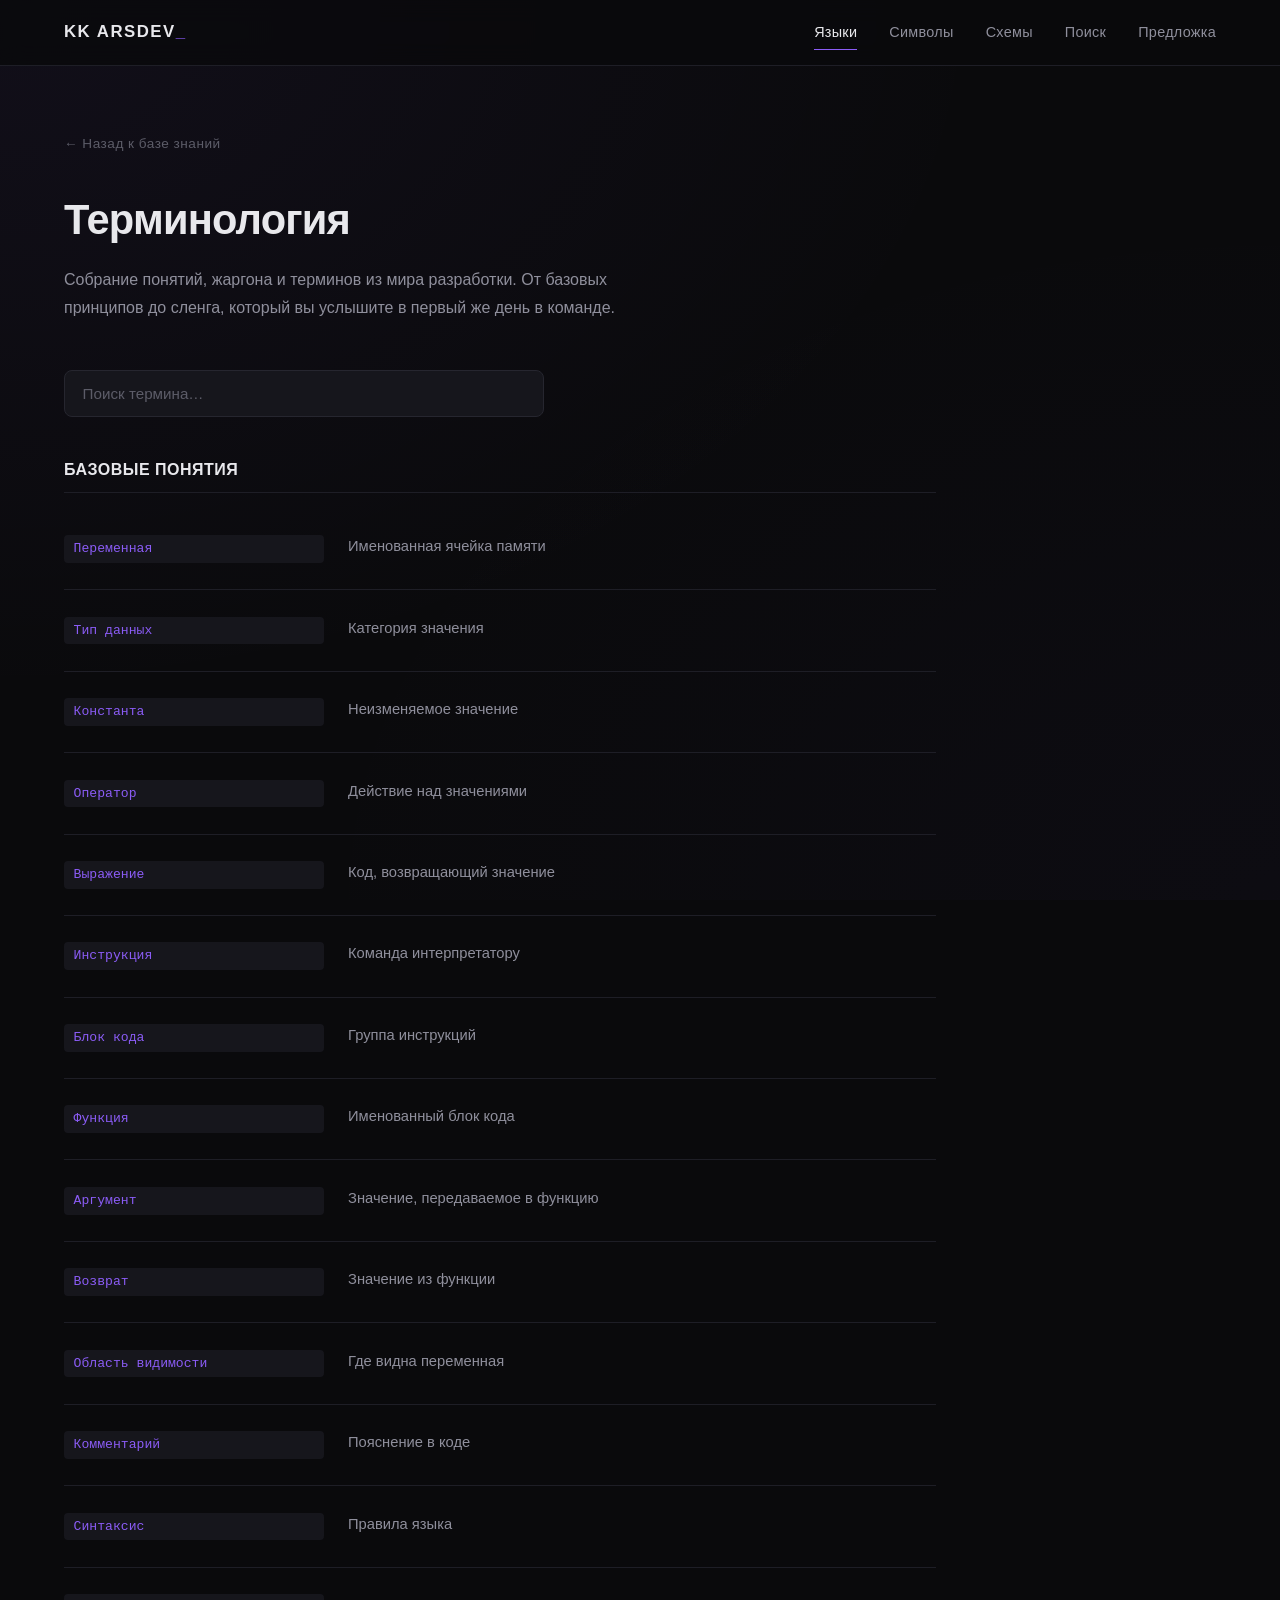
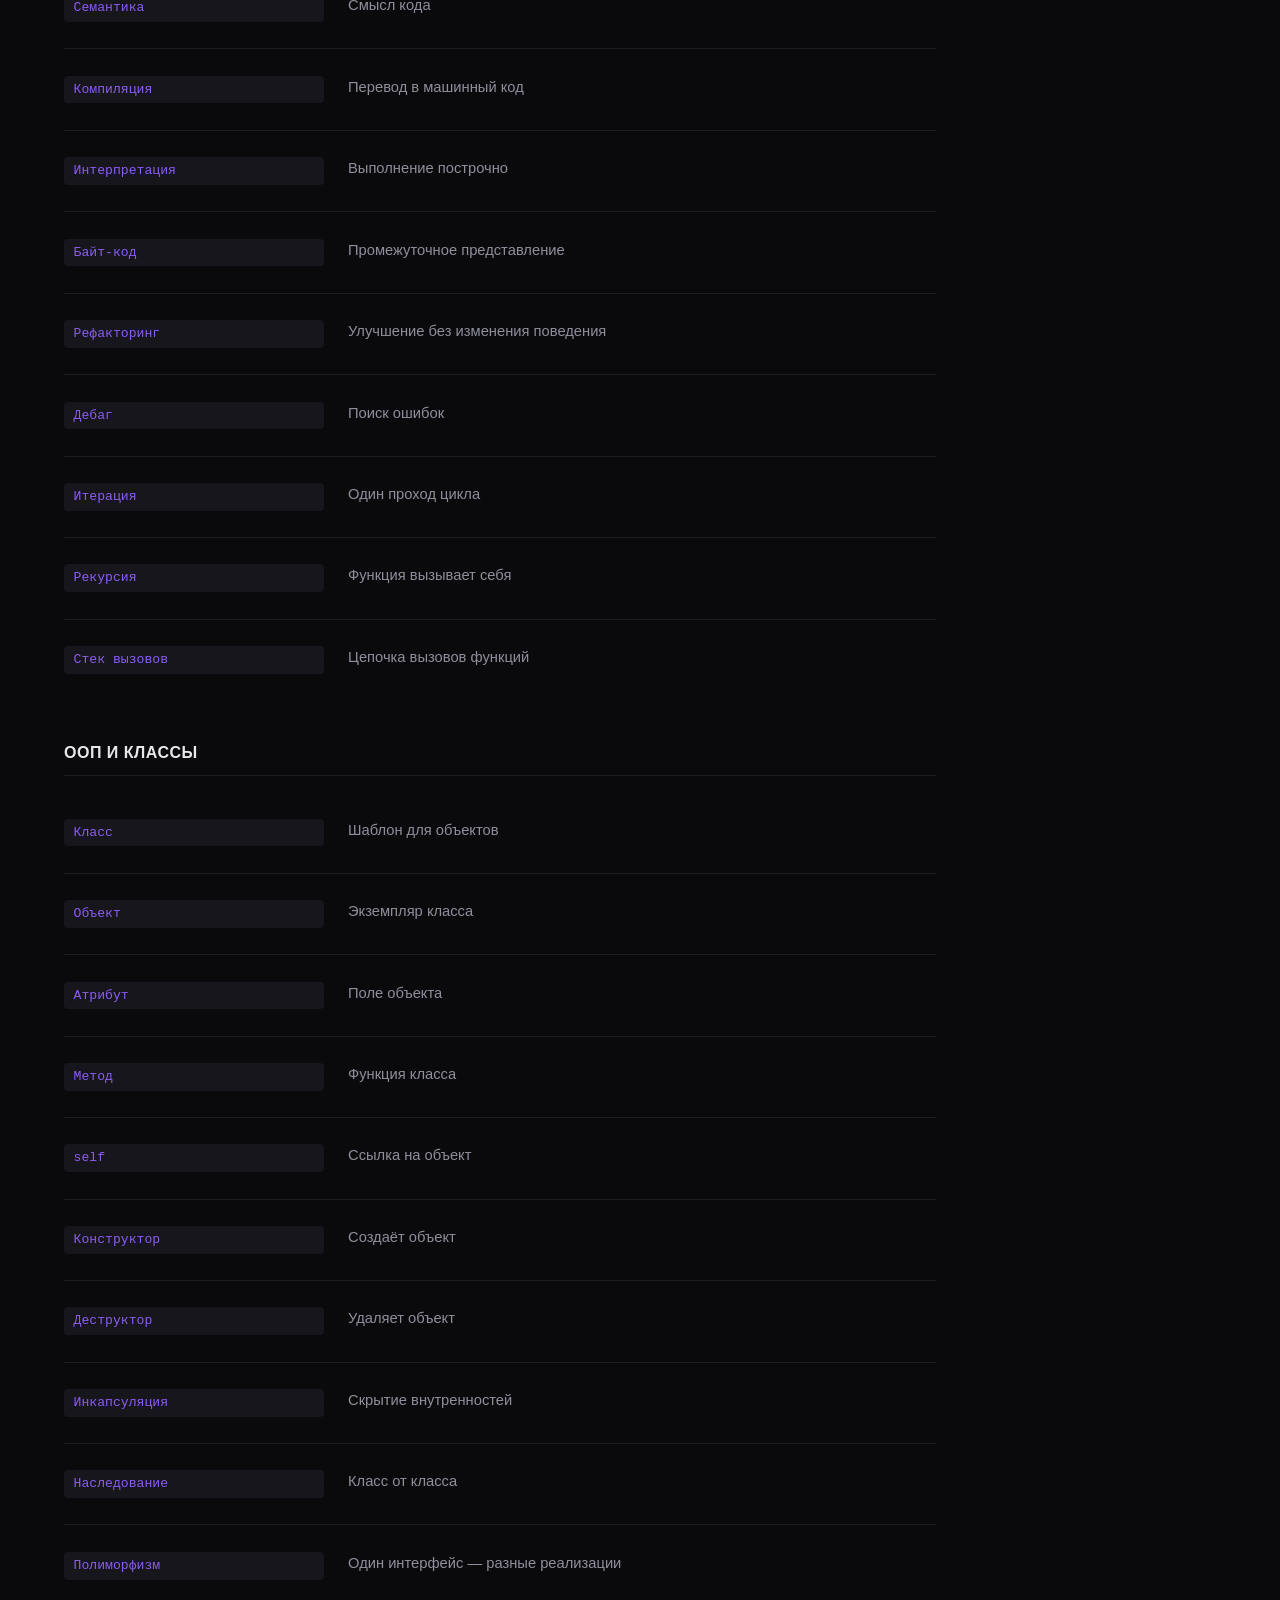
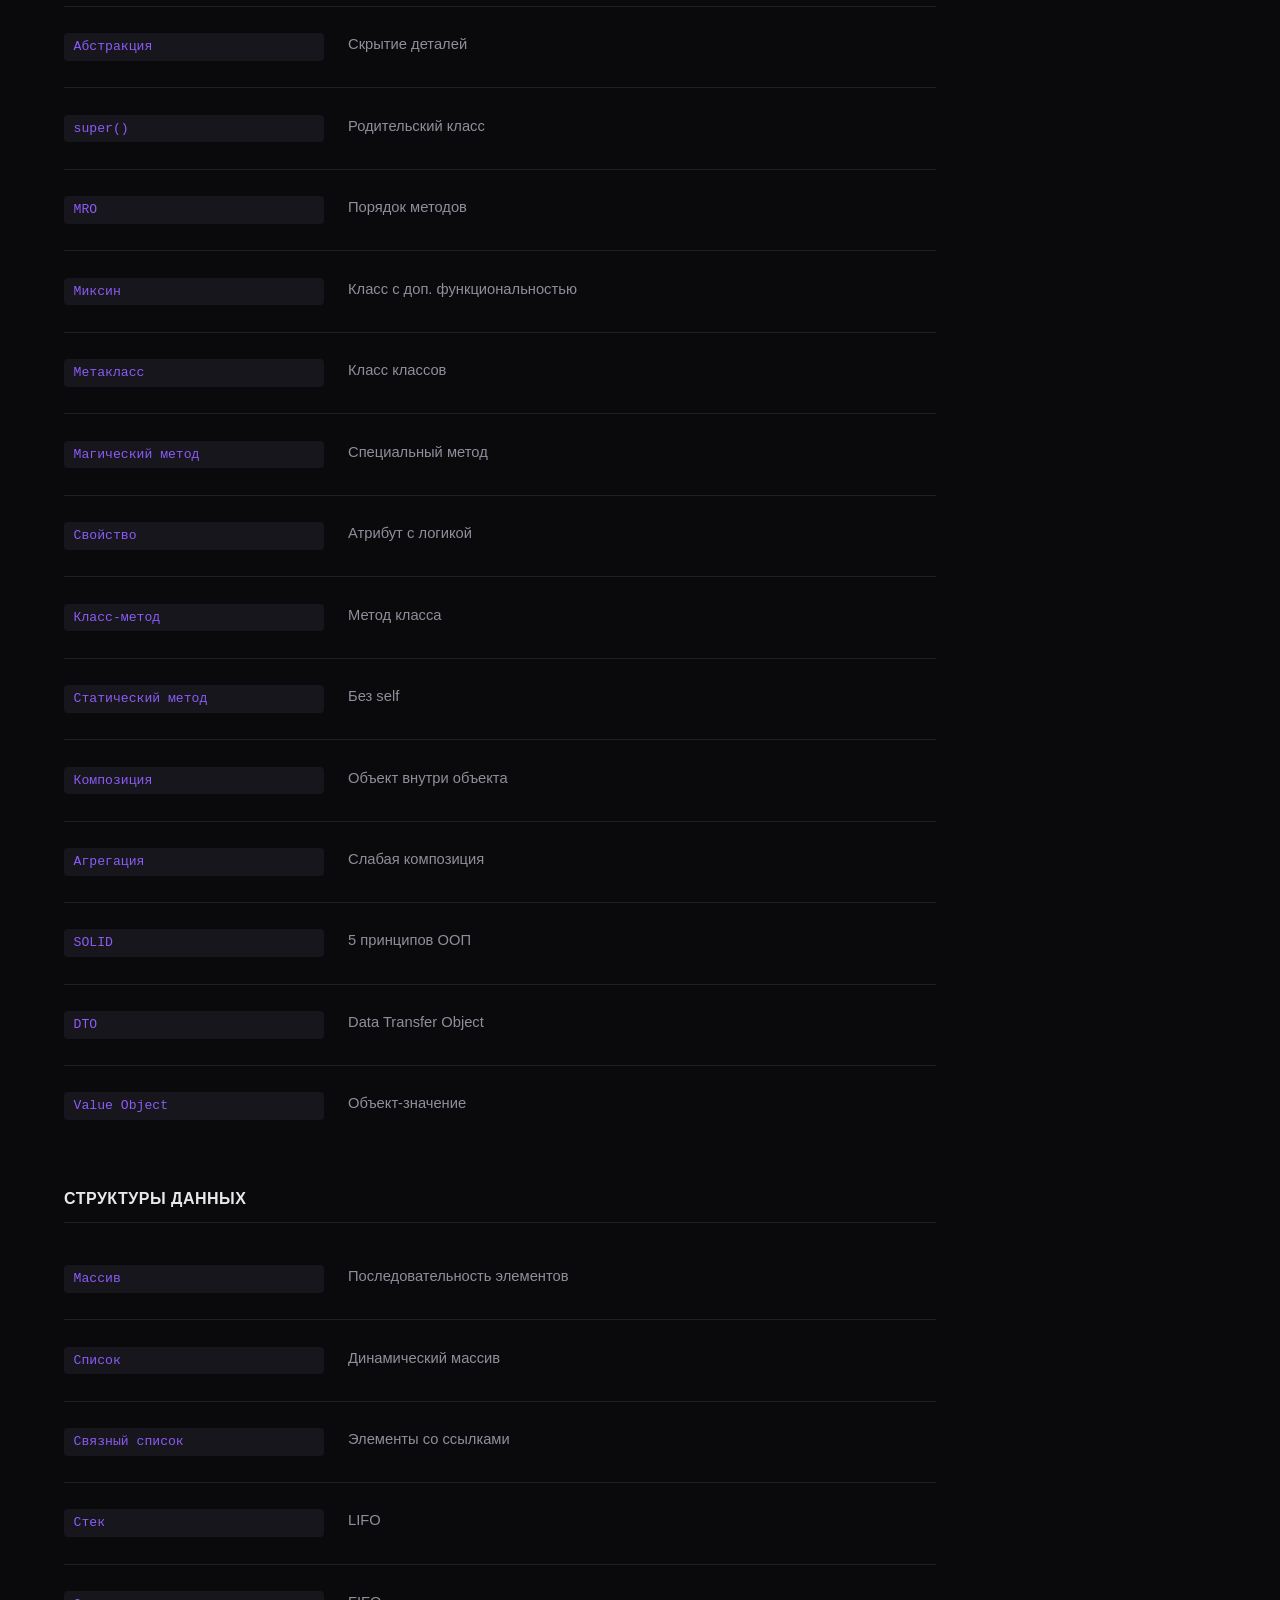
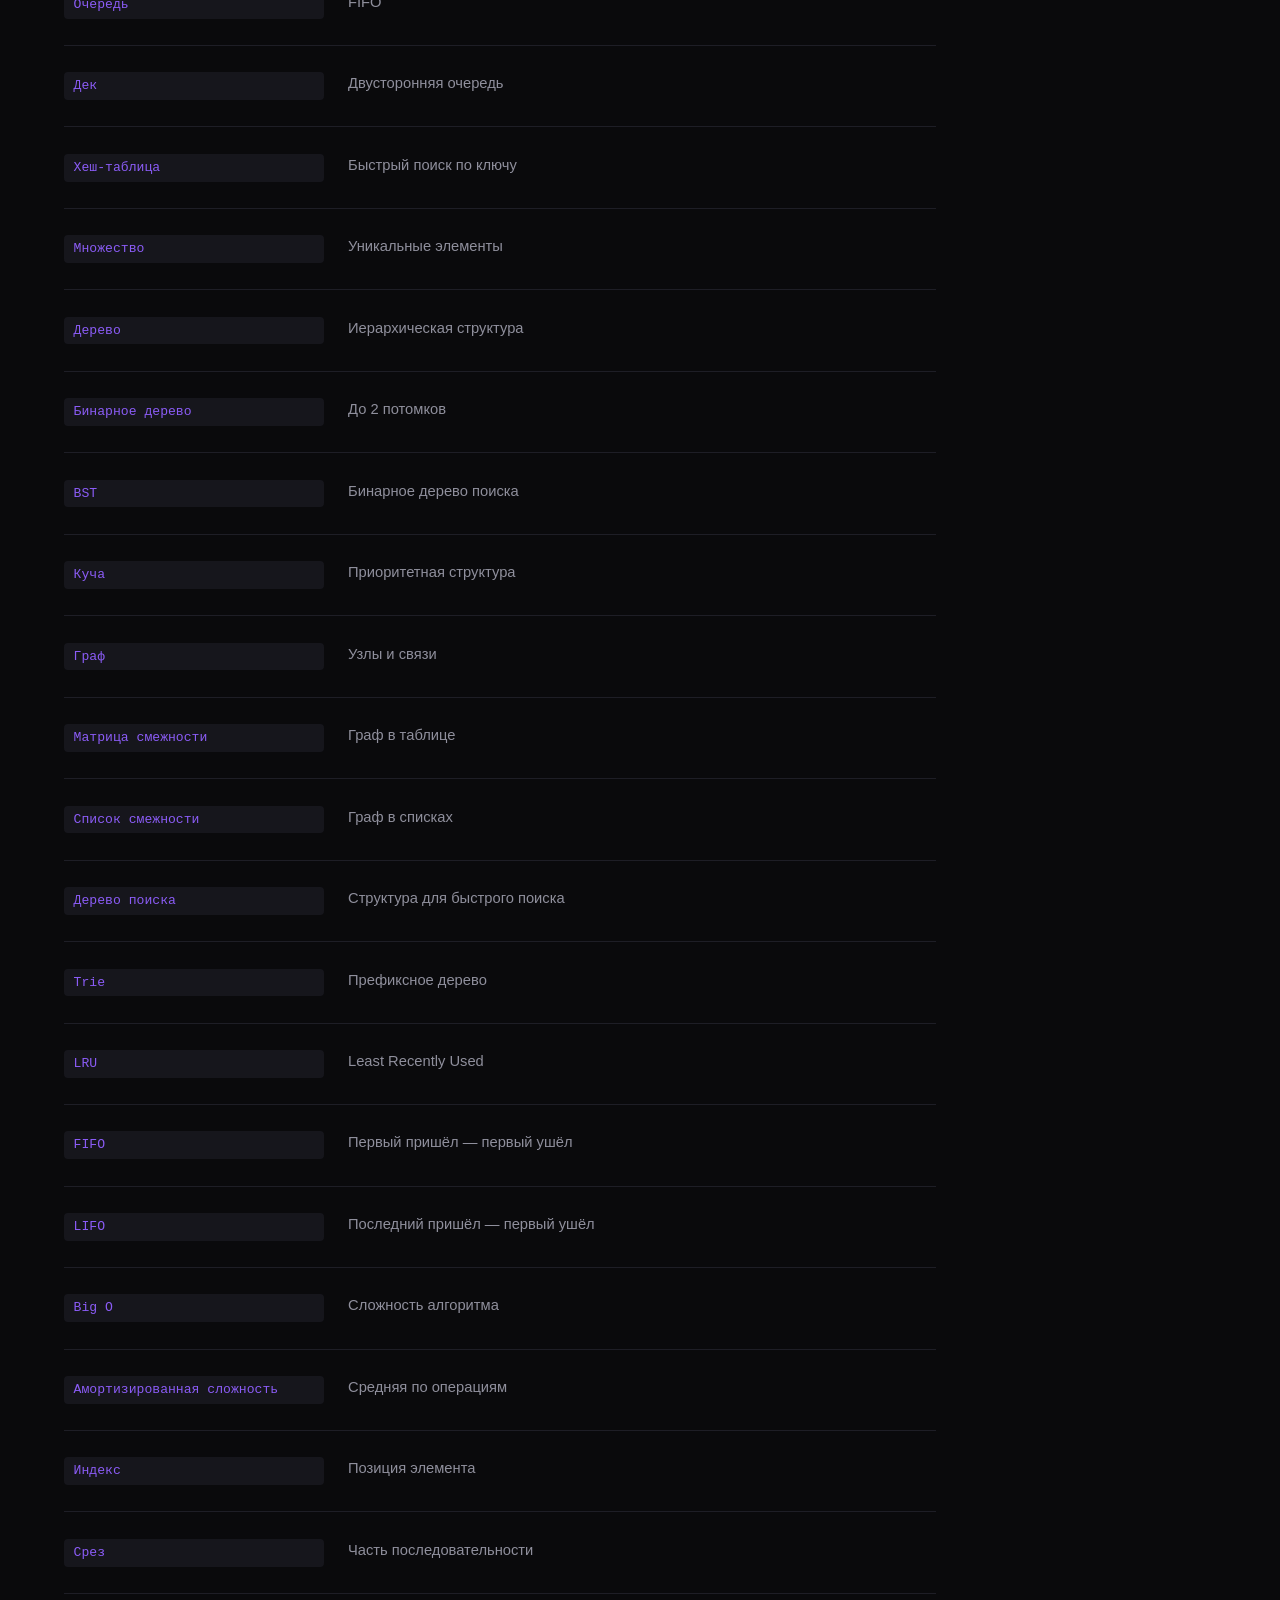
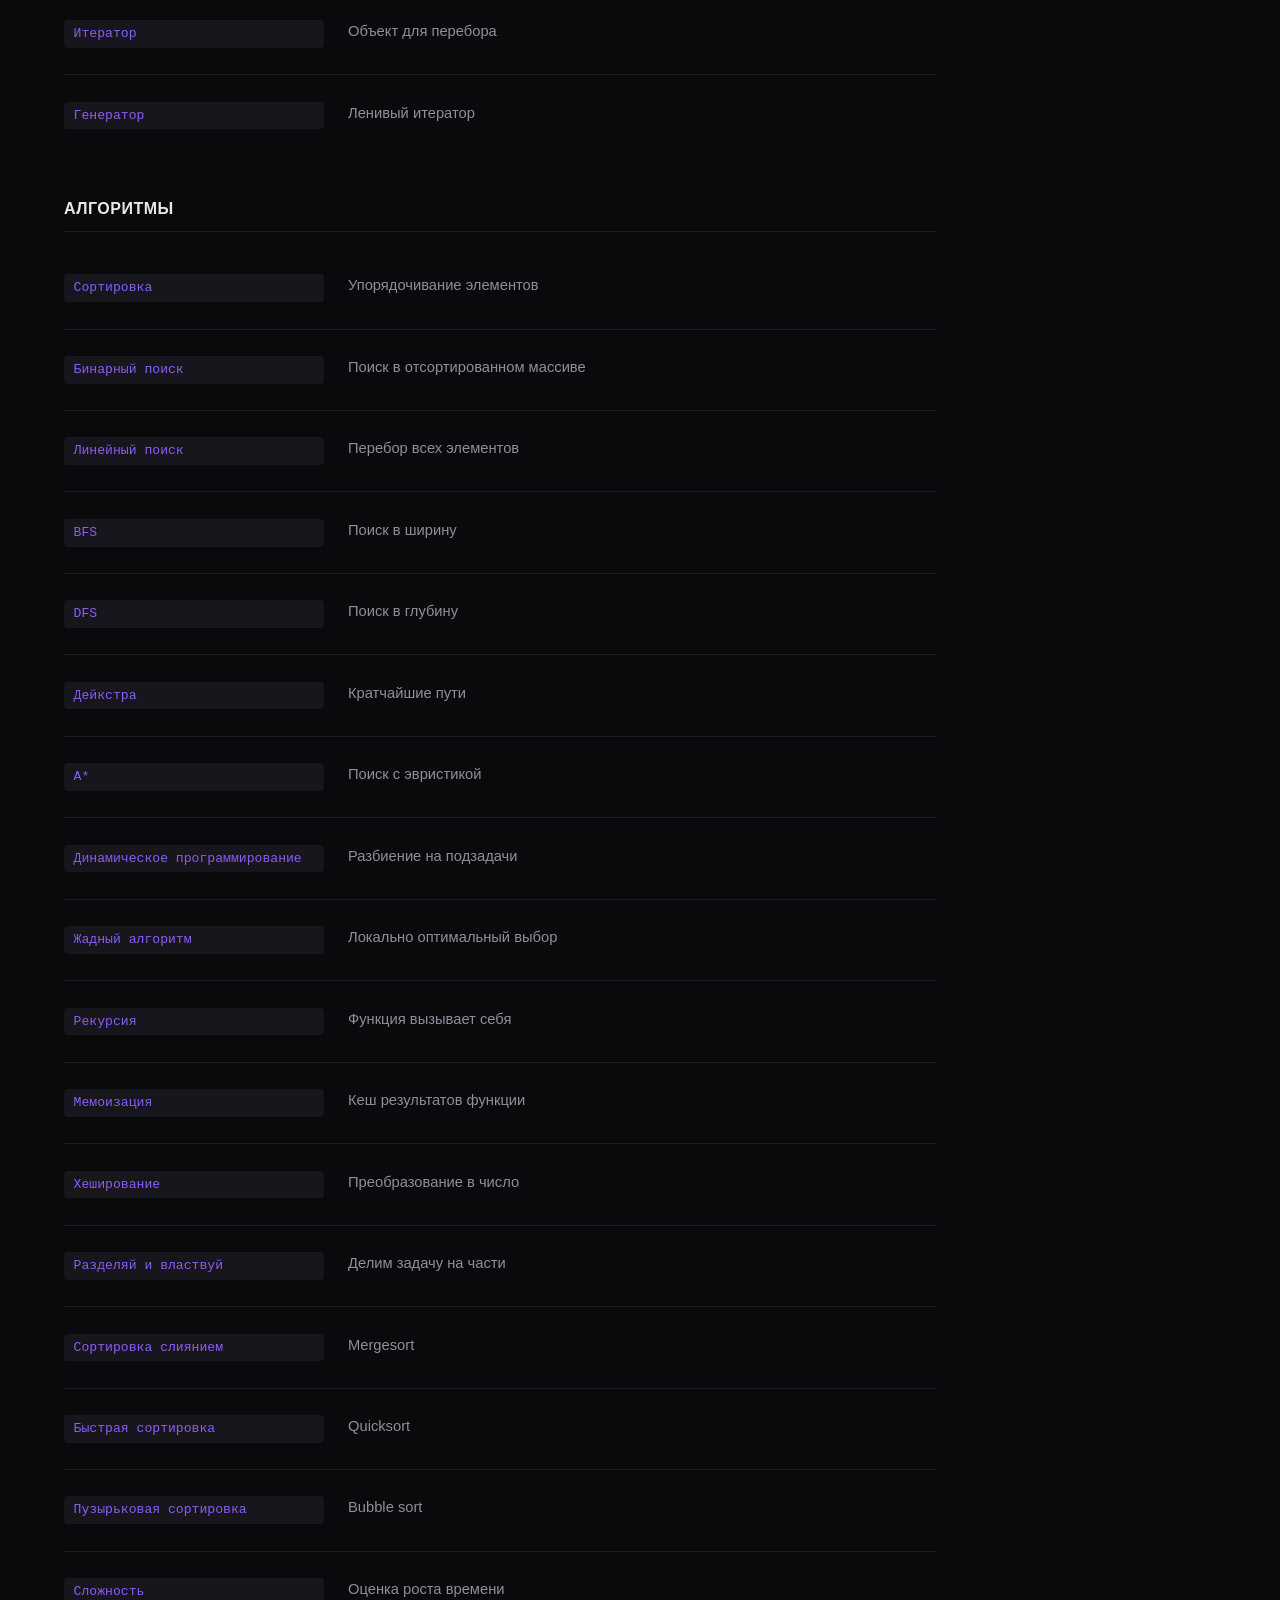
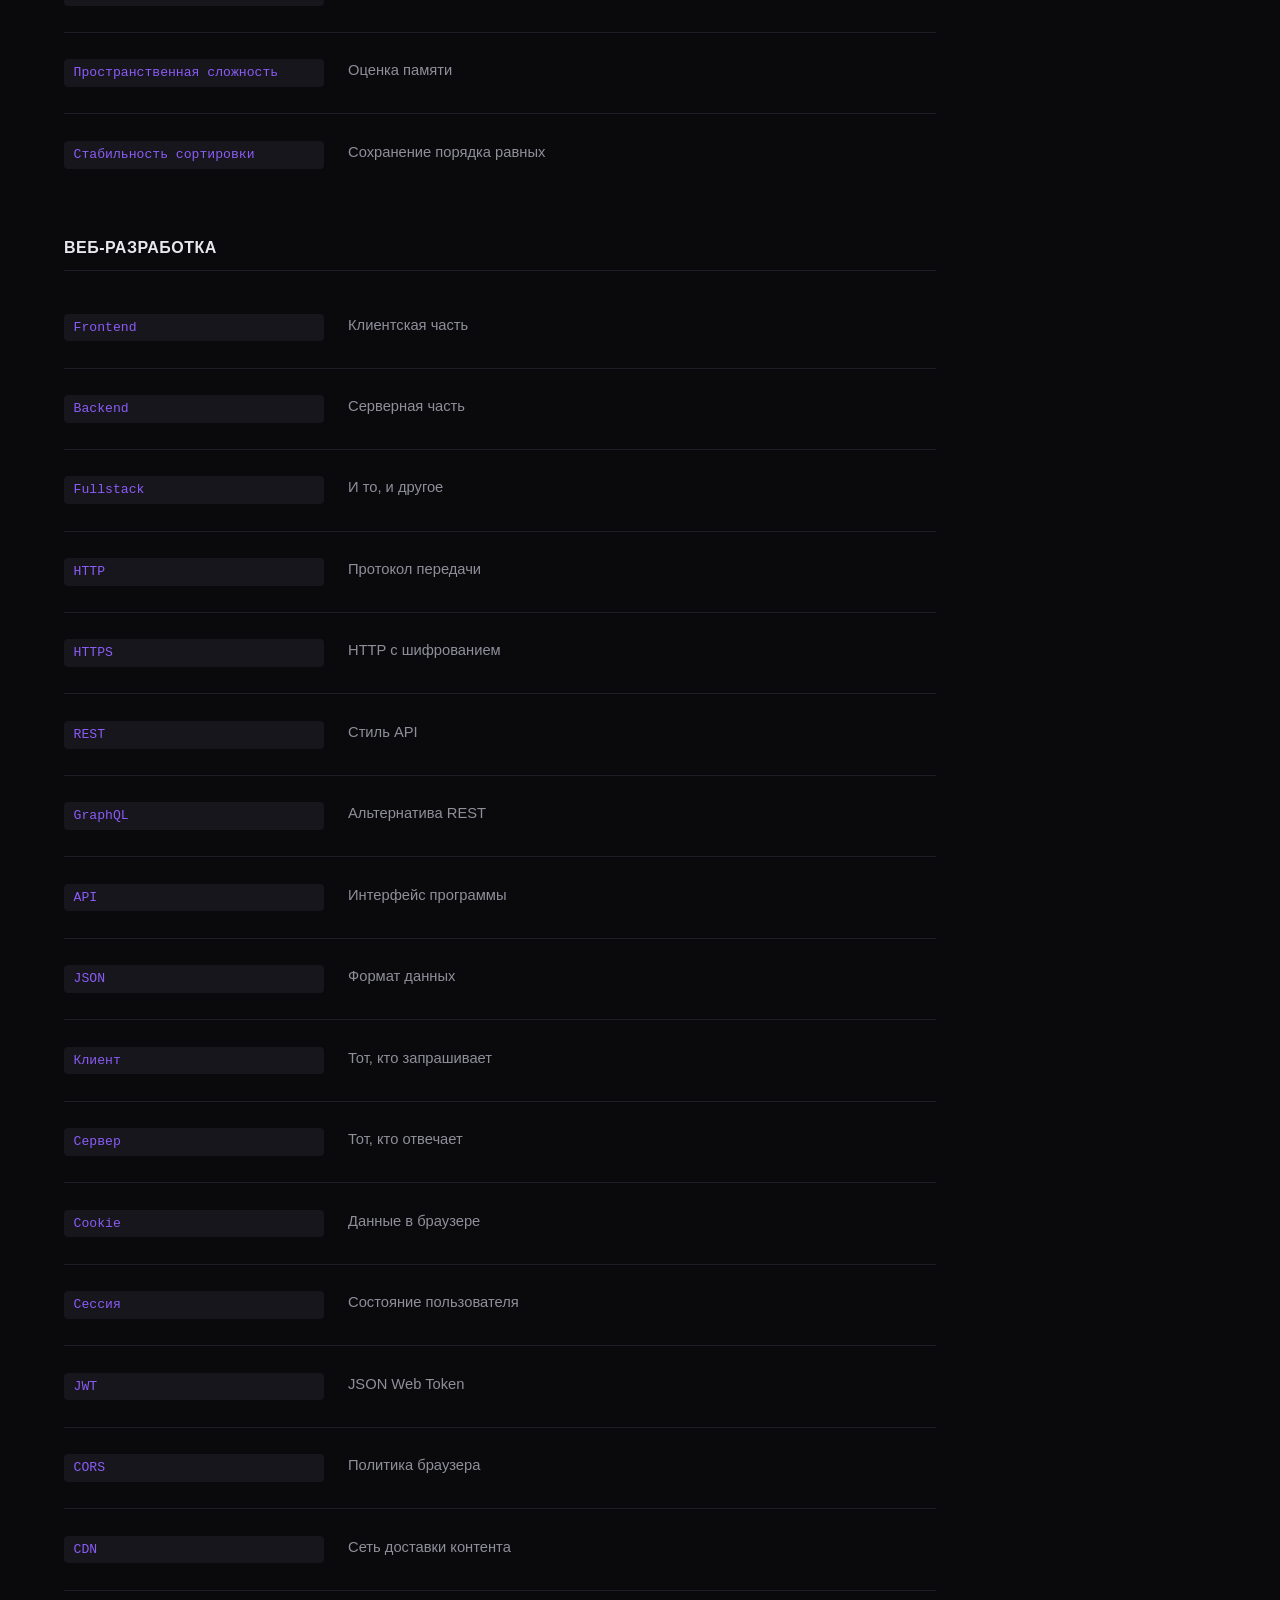
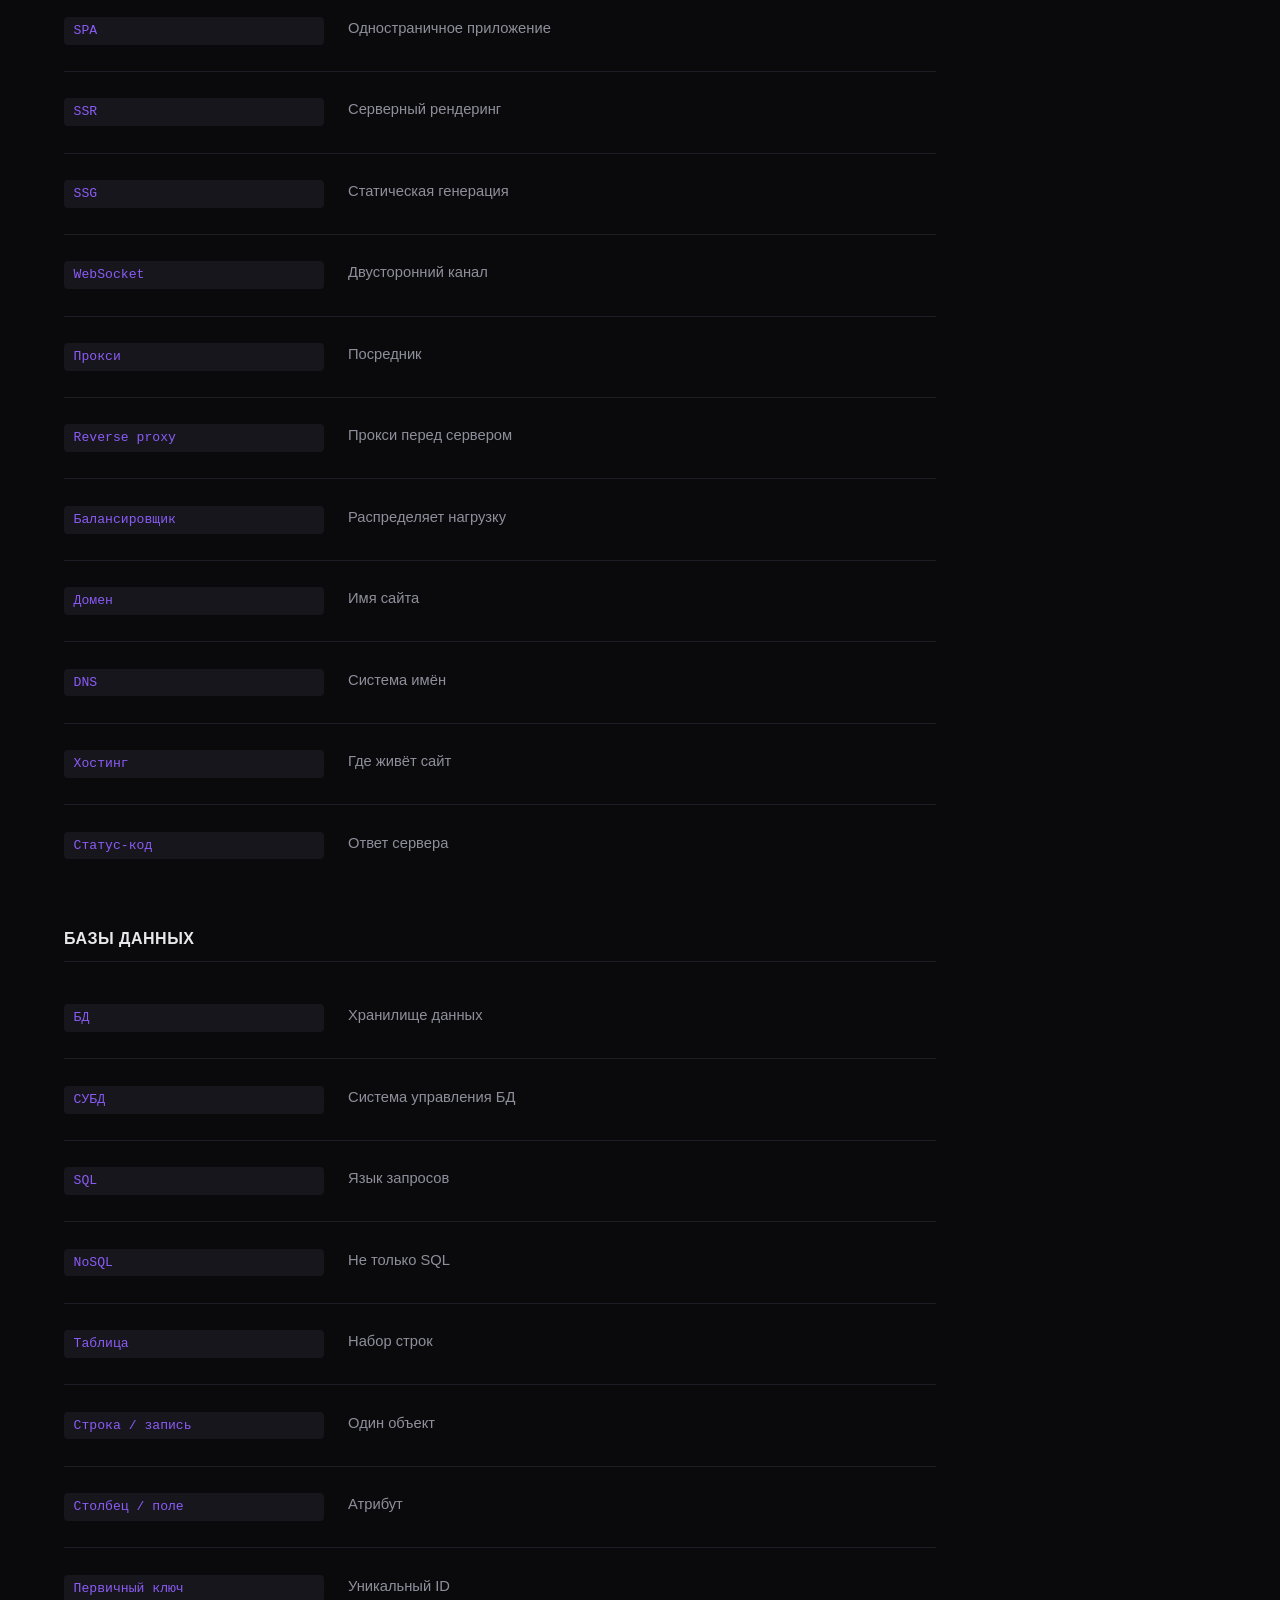
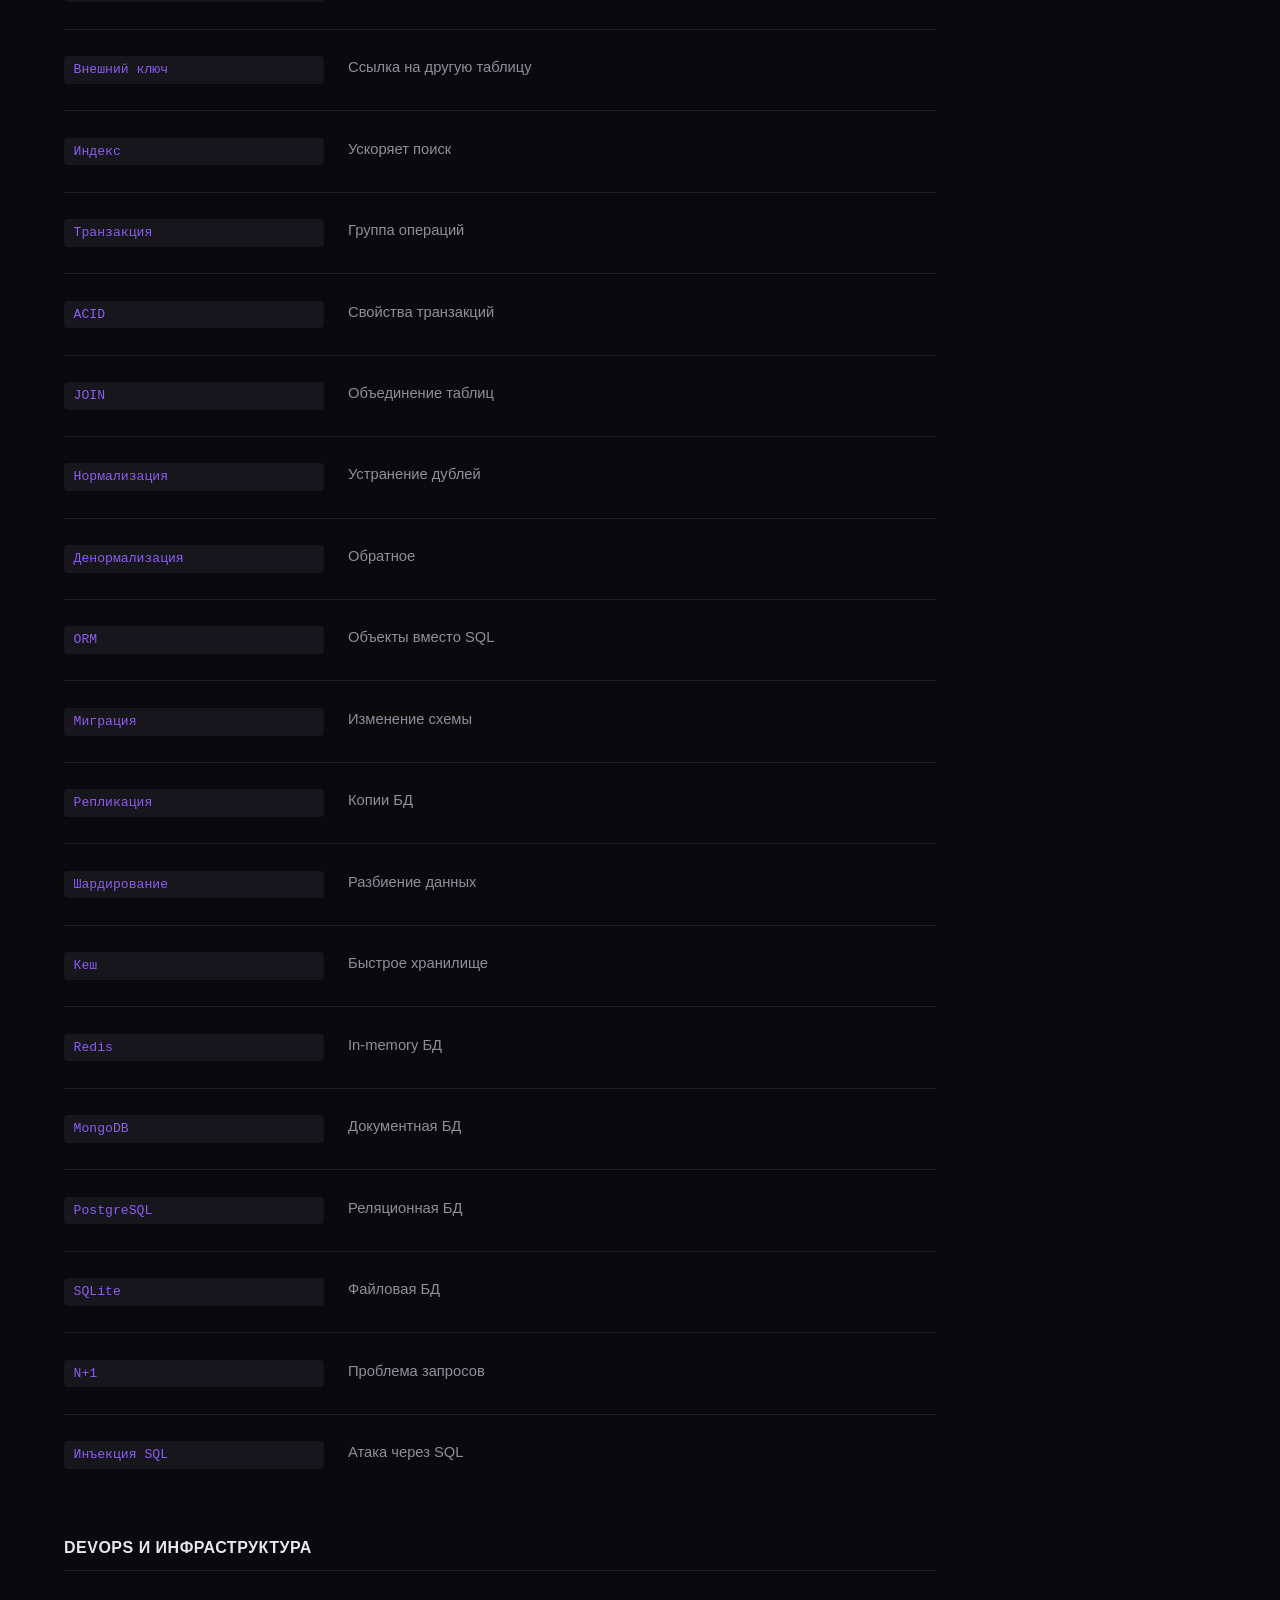
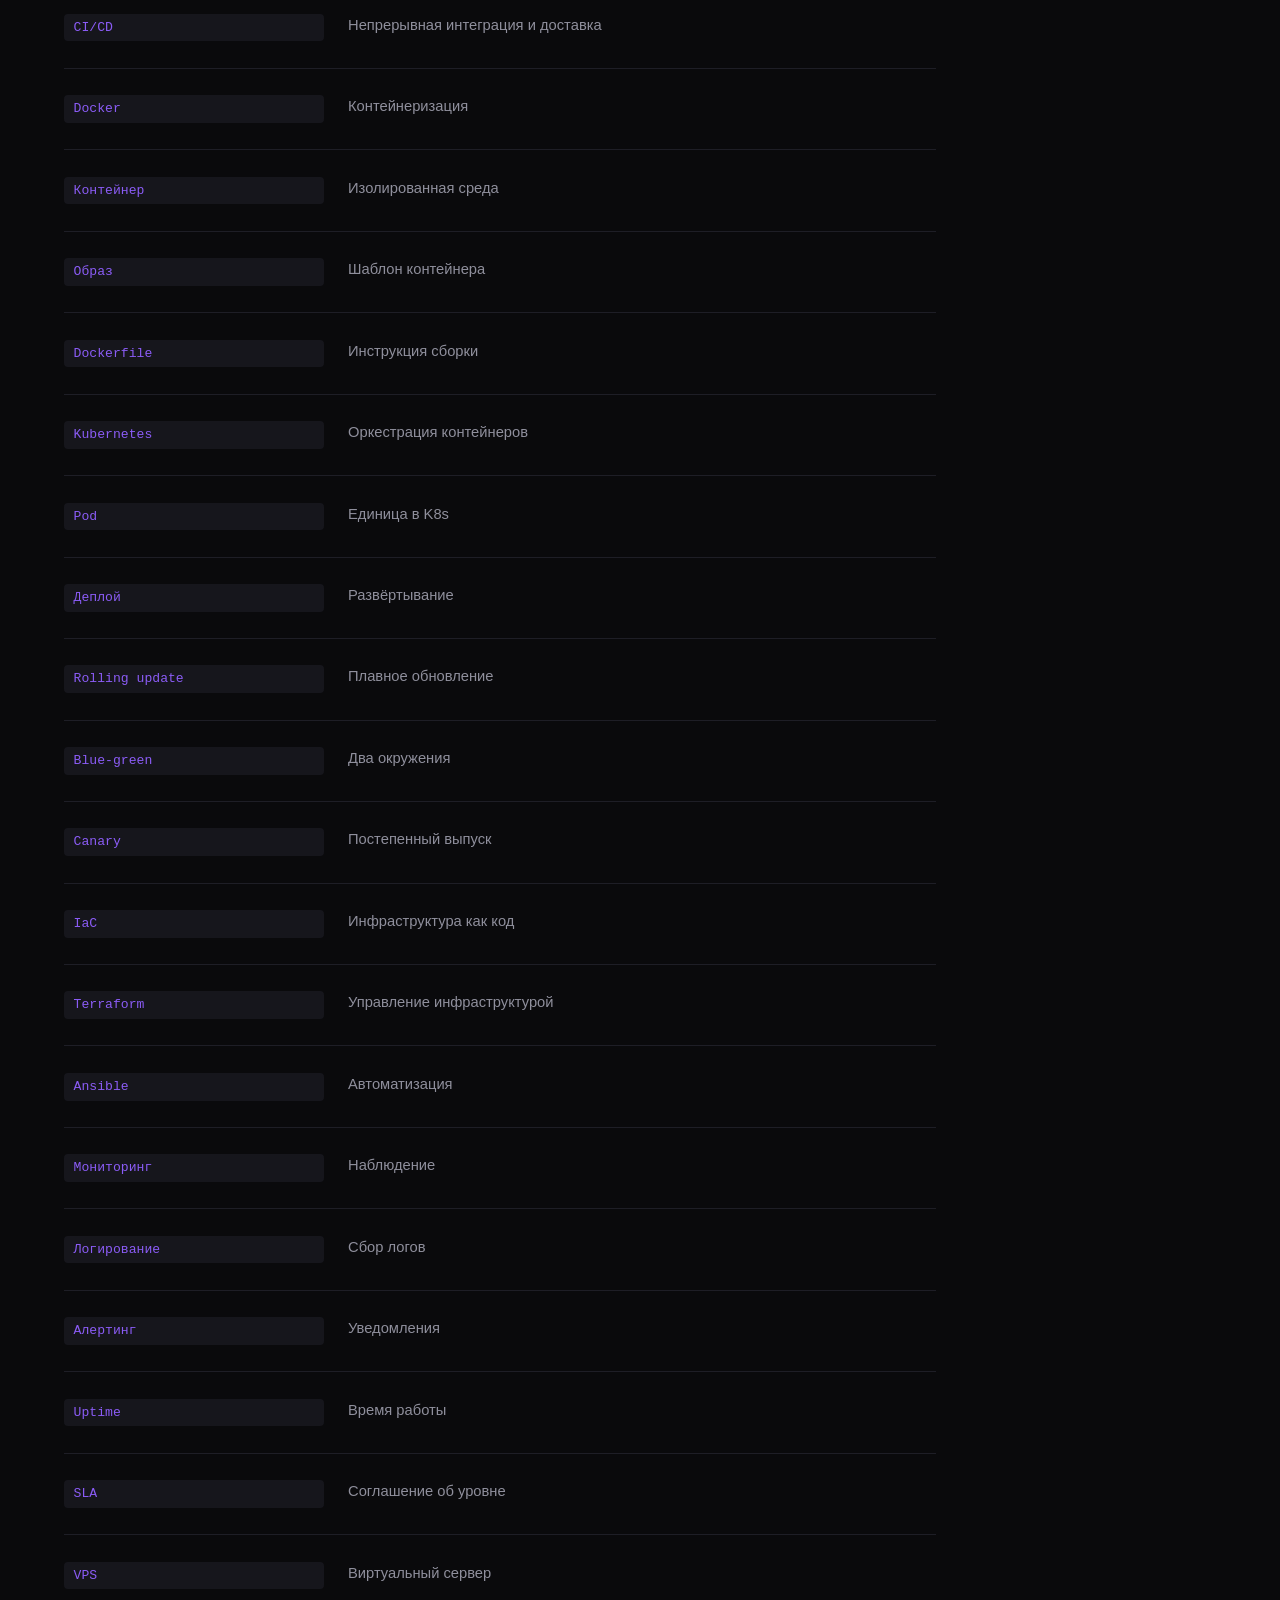
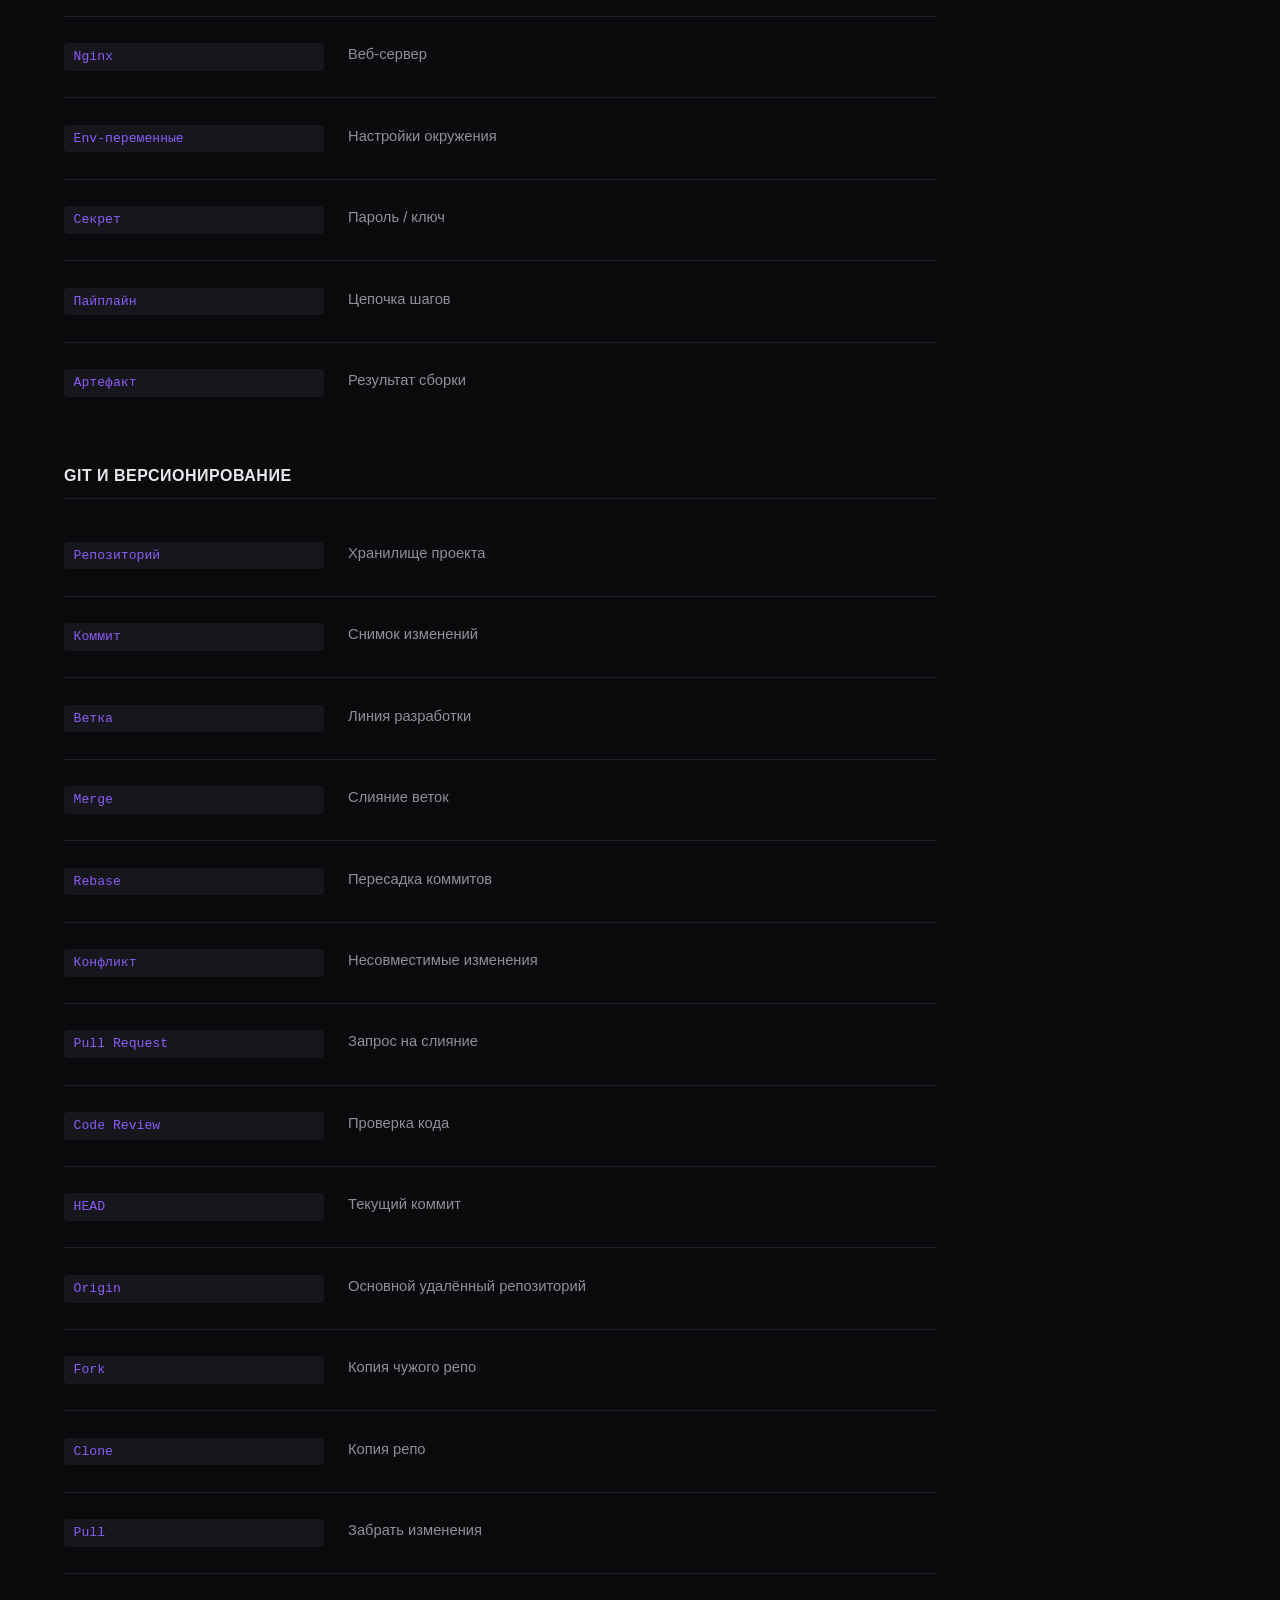
<file: languages/terms.html>
<!DOCTYPE html>
<html lang="ru">
<head>
    <meta charset="UTF-8">
    <meta name="viewport" content="width=device-width, initial-scale=1.0">
    <title>Терминология — KK ArsDev</title>
    <link rel="stylesheet" href="../global.css">
</head>
<body>

    <header class="nav">
        <a href="../home/" class="nav__logo">KK ArsDev<span>_</span></a>
        <nav class="nav__menu">
            <a href="../languages/" class="is-active">Языки</a>
            <a href="../symbols/">Символы</a>
            <a href="../schemes/">Схемы</a>
            <a href="../search/">Поиск</a>
            <a href="../suggest/">Предложка</a>
        </nav>
    </header>

    <main class="page">
        <a class="back" href="../languages/">← Назад к базе знаний</a>
        <div id="content">
            <p class="loading-inline">Загрузка…</p>
        </div>
    </main>

    <footer class="footer">
    <p>© 2026 KKazilaev_ · <a href="https://github.com/kkazilaev/pomoshkkazilaev" target="_blank" rel="noopener">GitHub</a></p>
    </footer>

    <script type="module">
        import { esc, renderSections, loadModules, getId, markActiveNav, highlightFromUrl } from '../languages/render.js';

        markActiveNav();

        async function load() {
            const content = document.getElementById('content');

            try {
                const metaRes = await fetch('../data/terms/meta.json');
                if (!metaRes.ok) throw new Error('404');
                const meta = await metaRes.json();

                document.title = `${meta.name} — KKazilaev_`;

                const sections = await loadModules(
                    '../data/terms/',
                    meta.modules || []
                );

                content.innerHTML = `
                    <h1 class="page__title">${esc(meta.name)}</h1>
                    <p class="page__subtitle">${esc(meta.description)}</p>

                    <div class="terms-search">
                        <input id="filter" type="text" placeholder="Поиск термина…" autocomplete="off">
                    </div>

                    <div id="sections"></div>
                `;

                renderSections(
                    document.getElementById('sections'),
                    sections
                );

                // Живой фильтр
                const input = document.getElementById('filter');
                input.addEventListener('input', function () {
                    const q = this.value.trim().toLowerCase();

                    document.querySelectorAll('.row').forEach(row => {
                        const text = row.textContent.toLowerCase();
                        row.style.display = (!q || text.includes(q)) ? '' : 'none';
                    });

                    document.querySelectorAll('.section').forEach(sec => {
                        const visible = sec.querySelectorAll('.row:not([style*="display: none"])').length;
                        sec.style.display = visible ? '' : 'none';
                    });
                });

            } catch (e) {
                content.innerHTML = '<p class="empty">Не удалось загрузить терминологию.</p>';
                console.error(e);
            }
        }

        load();

        renderSections(document.getElementById('sections'), sections);

        // Подсветить объект, если пришли из поиска
        highlightFromUrl();
    </script>

</body>
</html>
</file>
<file: global.css>
/* =====================
   Переменные (палитра)
   ===================== */
:root {
    /* Фоны — глубокие, не плоские */
    --bg:          #0a0a0c;
    --bg-soft:     #101014;
    --bg-elev:     #16161c;

    /* Границы */
    --border:      #1e1e26;
    --border-soft: #26262f;

    /* Текст */
    --text:        #e8e8ec;
    --text-dim:    #8f8f9c;
    --text-mute:   #5c5c68;

    /* Фиолетовый — ТОЛЬКО для обводок и мелкого текста */
    --violet:      #8b5cf6;
    --violet-soft: #6d4bd1;
    --violet-dim:  #4c3a8a;

    /* Тонкая подсветка для глубины */
    --glow:        rgba(139, 92, 246, 0.08);

    /* Единый отступ от края — задаёт ритм всему сайту */
    --pad-x:       4rem;
}

/* =====================
   Сброс
   ===================== */
* {
    margin: 0;
    padding: 0;
    box-sizing: border-box;
}

html {
    scroll-behavior: smooth;
}

body {
    font-family: -apple-system, BlinkMacSystemFont, "Segoe UI", Roboto, Arial, sans-serif;
    background: var(--bg);
    background-image:
        radial-gradient(ellipse at top left, rgba(139, 92, 246, 0.06), transparent 55%),
        radial-gradient(ellipse at bottom right, rgba(109, 75, 209, 0.03), transparent 55%);
    background-attachment: fixed;
    color: var(--text);
    line-height: 1.6;
    min-height: 100vh;
    display: flex;
    flex-direction: column;
    -webkit-font-smoothing: antialiased;
    text-rendering: optimizeLegibility;
}

a {
    color: inherit;
    text-decoration: none;
}

/* =====================
   Навигация
   ===================== */
.nav {
    display: flex;
    align-items: center;
    justify-content: space-between;
    padding: 1.2rem var(--pad-x);
    border-bottom: 1px solid var(--border);
    background: rgba(10, 10, 12, 0.85);
    backdrop-filter: blur(12px);
    -webkit-backdrop-filter: blur(12px);
    position: sticky;
    top: 0;
    z-index: 10;
}

.nav__logo {
    font-weight: 600;
    font-size: 1.05rem;
    letter-spacing: 1.5px;
    text-transform: uppercase;
    color: var(--text);
}

.nav__logo span {
    color: var(--violet);
}

.nav__menu {
    display: flex;
    gap: 2rem;
}

.nav__menu a {
    color: var(--text-dim);
    font-size: 0.9rem;
    letter-spacing: 0.3px;
    transition: color 0.25s ease;
    position: relative;
}

.nav__menu a:hover {
    color: var(--text);
}

.nav__menu a::after {
    content: "";
    position: absolute;
    left: 0;
    bottom: -6px;
    width: 0;
    height: 1px;
    background: var(--violet);
    transition: width 0.3s ease;
}

.nav__menu a:hover::after {
    width: 100%;
}

/* Активный пункт меню — та страница, где мы сейчас */
.nav__menu a.is-active {
    color: var(--text);
}

.nav__menu a.is-active::after {
    width: 100%;
}

/* =====================
   Главный блок — ВСЁ СЛЕВА
   ===================== */
.hero {
    flex: 1;
    display: flex;
    flex-direction: column;
    justify-content: center;
    align-items: flex-start;
    text-align: left;
    padding: 5rem var(--pad-x);
    max-width: 900px;
}

.hero__title {
    font-size: clamp(2.2rem, 5vw, 3.6rem);
    font-weight: 700;
    letter-spacing: -1.2px;
    line-height: 1.1;
    margin-bottom: 1.6rem;
    color: var(--text);
    max-width: 700px;
}

.hero__title span {
    color: var(--violet);
    font-weight: 700;
}

.hero__subtitle {
    color: var(--text-dim);
    font-size: clamp(1rem, 1.8vw, 1.1rem);
    font-weight: 400;
    max-width: 560px;
    margin-bottom: 3rem;
    line-height: 1.75;
}

/* =====================
   Кнопка — обводка фиолетовая, текст мелкий серый
   ===================== */
.hero__btn {
    display: inline-block;
    padding: 0.9rem 2.2rem;
    background: transparent;
    color: var(--text-dim);
    border: 1px solid var(--violet-dim);
    border-radius: 6px;
    font-size: 0.85rem;
    font-weight: 400;
    letter-spacing: 1.5px;
    text-transform: uppercase;
    transition: all 0.3s ease;
}

.hero__btn:hover {
    border-color: var(--violet);
    color: var(--violet);
    box-shadow: 0 0 0 1px var(--violet-dim), 0 0 24px var(--glow);
}

/* =====================
   Подвал — тоже слева
   ===================== */
.footer {
    padding: 1.6rem var(--pad-x);
    border-top: 1px solid var(--border);
    color: var(--text-mute);
    font-size: 0.8rem;
    letter-spacing: 0.5px;
    text-align: left;
}

/* =====================
   Статусные экраны — ПО ЦЕНТРУ
   ===================== */
.status {
    flex: 1;
    display: flex;
    flex-direction: column;
    justify-content: center;
    align-items: center;
    text-align: center;
    padding: 4rem 2rem;
    min-height: 100vh;
}

/* --- Анимация точек --- */
.loading {
    display: inline-flex;
    align-items: baseline;
    color: var(--text-dim);
    font-size: 0.95rem;
    letter-spacing: 1px;
    text-transform: uppercase;
}

.loading__label {
    color: var(--text-dim);
}

.loading__dots {
    display: inline-block;
    width: 1.4em;
    text-align: left;
    margin-left: 2px;
    color: var(--violet);
}

.loading__dots span {
    opacity: 0;
    animation: dotFade 1.4s infinite;
}

.loading__dots span:nth-child(1) { animation-delay: 0s;   }
.loading__dots span:nth-child(2) { animation-delay: 0.2s; }
.loading__dots span:nth-child(3) { animation-delay: 0.4s; }

@keyframes dotFade {
    0%, 20%   { opacity: 0; }
    40%, 60%  { opacity: 1; }
    80%, 100% { opacity: 0; }
}

/* --- Ошибка (когда через 3 сек не ушли) --- */
.status__title {
    font-size: clamp(1.6rem, 4vw, 2.2rem);
    font-weight: 600;
    color: var(--text);
    margin-bottom: 1rem;
    letter-spacing: -0.6px;
}

.status__text {
    color: var(--text-dim);
    font-size: 0.98rem;
    max-width: 480px;
    margin: 0 auto 2.2rem auto;   /* ← auto по бокам = центр */
    line-height: 1.75;
    text-align: center;           /* ← на всякий случай */
}

.status__btn {
    padding: 0.85rem 2rem;
    background: transparent;
    color: var(--text-dim);
    border: 1px solid var(--violet-dim);
    border-radius: 6px;
    font-size: 0.8rem;
    font-family: inherit;
    letter-spacing: 1.5px;
    text-transform: uppercase;
    cursor: pointer;
    transition: all 0.3s ease;
}

.status__btn:hover {
    border-color: var(--violet);
    color: var(--violet);
    box-shadow: 0 0 0 1px var(--violet-dim), 0 0 24px var(--glow);
}

/* =====================
   Адаптив
   ===================== */
@media (max-width: 900px) {
    :root {
        --pad-x: 2.5rem;
    }
}

@media (max-width: 600px) {
    :root {
        --pad-x: 1.4rem;
    }

    .nav {
        padding: 1rem var(--pad-x);
        flex-direction: column;
        align-items: flex-start;
        gap: 0.9rem;
    }

    .nav__menu {
        gap: 1.4rem;
        font-size: 0.85rem;
        flex-wrap: wrap;
    }

    .hero {
        padding: 3rem var(--pad-x);
    }

    .hero__title {
        letter-spacing: -0.6px;
    }
}

/* =====================
   Страницы (Языки, Символы, Схемы, Поиск)
   ===================== */
.page {
    flex: 1;
    padding: 4rem var(--pad-x);
    max-width: 1000px;
}

.page__title {
    font-size: clamp(1.8rem, 4vw, 2.6rem);
    font-weight: 700;
    letter-spacing: -0.8px;
    margin-bottom: 0.8rem;
    color: var(--text);
}

.page__meta {
    color: var(--text-mute);
    font-size: 0.85rem;
    letter-spacing: 0.5px;
    text-transform: uppercase;
    margin-bottom: 1.2rem;
}

.page__subtitle {
    color: var(--text-dim);
    font-size: 1rem;
    max-width: 620px;
    margin-bottom: 3rem;
    line-height: 1.75;
}

/* --- Карточки языков --- */
.cards {
    display: grid;
    grid-template-columns: repeat(auto-fill, minmax(280px, 1fr));
    gap: 1.2rem;
}

.card {
    display: block;
    padding: 1.6rem;
    background: var(--bg-soft);
    border: 1px solid var(--border);
    border-radius: 10px;
    transition: border-color 0.25s ease, transform 0.2s ease;
}

.card:hover {
    border-color: var(--violet-dim);
    transform: translateY(-2px);
}

.card__head {
    display: flex;
    justify-content: space-between;
    align-items: baseline;
    margin-bottom: 0.6rem;
}

.card__title {
    font-size: 1.2rem;
    font-weight: 600;
    color: var(--text);
}

.card__year {
    font-size: 0.75rem;
    color: var(--text-mute);
    letter-spacing: 1px;
}

.card__desc {
    color: var(--text-dim);
    font-size: 0.92rem;
    margin-bottom: 1.2rem;
    line-height: 1.6;
}

.card__tags {
    display: flex;
    flex-wrap: wrap;
    gap: 0.4rem;
}

.tag {
    font-size: 0.7rem;
    color: var(--violet);
    border: 1px solid var(--violet-dim);
    border-radius: 4px;
    padding: 0.2rem 0.6rem;
    letter-spacing: 0.5px;
    text-transform: uppercase;
}

/* --- Секции языка --- */
.section {
    margin-bottom: 2.5rem;
}

.section__title {
    font-size: 1rem;
    font-weight: 600;
    color: var(--text);
    letter-spacing: 0.5px;
    text-transform: uppercase;
    margin-bottom: 1rem;
    padding-bottom: 0.6rem;
    border-bottom: 1px solid var(--border);
}

.table {
    display: flex;
    flex-direction: column;
}

.row {
    display: grid;
    grid-template-columns: 220px 1fr;
    gap: 1.5rem;
    padding: 0.8rem 0;
    border-bottom: 1px solid var(--border);
    align-items: baseline;
}

.row:last-child {
    border-bottom: none;
}

.row__code {
    font-family: "SF Mono", Consolas, "Courier New", monospace;
    font-size: 0.9rem;
    color: var(--violet);
    background: var(--bg-elev);
    padding: 0.25rem 0.6rem;
    border-radius: 4px;
    display: inline-block;
    width: fit-content;
}

.row__desc {
    color: var(--text-dim);
    font-size: 0.92rem;
}

/* --- Прочее --- */
.back {
    display: inline-block;
    color: var(--text-mute);
    font-size: 0.85rem;
    margin-bottom: 2rem;
    letter-spacing: 0.5px;
    transition: color 0.2s ease;
}

.back:hover {
    color: var(--violet);
}

.empty {
    color: var(--text-mute);
    font-size: 0.95rem;
}

.loading-inline {
    color: var(--text-dim);
    font-size: 0.95rem;
}

/* --- Адаптив для страниц --- */
@media (max-width: 600px) {
    .row {
        grid-template-columns: 1fr;
        gap: 0.4rem;
    }
}

/* =====================
   Раскрывающиеся строки команд (details)
   ===================== */
.row {
    border-bottom: 1px solid var(--border);
    display: block;
    width: 100%;
}

.row:last-child {
    border-bottom: none;
}

/* Заголовок строки — всегда виден */
.row__summary {
    display: flex;
    align-items: baseline;
    gap: 1.5rem;
    padding: 0.85rem 0;
    cursor: pointer;
    list-style: none;
    width: 100%;
}

/* Убираем стандартный треугольник */
.row__summary::-webkit-details-marker { display: none; }
.row__summary::marker { content: ""; }

.row__summary:hover {
    background: rgba(139, 92, 246, 0.04);
}

/* Код команды */
.row__code {
    font-family: "SF Mono", Consolas, "Courier New", monospace;
    font-size: 0.88rem;
    color: var(--violet);
    background: var(--bg-elev);
    padding: 0.25rem 0.6rem;
    border-radius: 4px;
    flex: 0 0 260px;          /* фиксированная ширина, не растягивается */
    max-width: 260px;
    word-break: break-word;
}

/* Краткое описание */
.row__desc {
    color: var(--text-dim);
    font-size: 0.92rem;
    flex: 1 1 auto;           /* занимает оставшееся место */
    min-width: 0;             /* без этого flex-элемент не сжимается */
    word-break: normal;
    overflow-wrap: break-word;
}

/* Подробное объяснение — ВСЕГДА снизу, во всю ширину */
.row__detail {
    display: block;
    width: 100%;
    padding: 0 0 1.2rem 0;
    color: var(--text-mute);
    font-size: 0.88rem;
    line-height: 1.7;
    max-width: 780px;
    word-break: normal;
    overflow-wrap: break-word;
}

/* Когда раскрыто */
.row[open] .row__summary {
    background: rgba(139, 92, 246, 0.05);
}

.row[open] .row__desc {
    color: var(--text);
}

/* Адаптив */
@media (max-width: 600px) {
    .row__summary {
        flex-direction: column;
        align-items: flex-start;
        gap: 0.4rem;
    }

    .row__code {
        flex: 0 0 auto;
        max-width: 100%;
    }

    .row__detail {
        padding-left: 0;
    }
}

/* =====================
   Поиск
   ===================== */
.terms-search {
    margin-bottom: 2.5rem;
    max-width: 480px;
}

.terms-search input {
    width: 100%;
    padding: 0.85rem 1.1rem;
    background: var(--bg-elev);            /* ← светлее, чем bg-soft */
    border: 1px solid var(--border-soft);  /* ← граница заметнее */
    border-radius: 8px;
    color: var(--text);
    font-size: 0.95rem;
    font-family: inherit;
    outline: none;
    transition: border-color 0.25s ease, box-shadow 0.25s ease, background 0.25s ease;
    -webkit-appearance: none;
    appearance: none;
}

.terms-search input:hover {
    border-color: var(--violet-dim);
}

.terms-search input:focus {
    background: var(--bg-soft);
    border-color: var(--violet);
    box-shadow: 0 0 0 3px rgba(139, 92, 246, 0.12);
}

.terms-search input::placeholder {
    color: var(--text-mute);
    opacity: 1;
}

.terms-search input:-webkit-autofill,
.terms-search input:-webkit-autofill:hover,
.terms-search input:-webkit-autofill:focus {
    -webkit-text-fill-color: var(--text);
    -webkit-box-shadow: 0 0 0 1000px var(--bg-elev) inset;
    transition: background-color 5000s ease-in-out 0s;
    caret-color: var(--text);
}

/* =====================
   Ссылка в подвале
   ===================== */
.footer a {
    color: var(--text-dim);
    border-bottom: 1px solid transparent;
    transition: color 0.25s ease, border-color 0.25s ease;
}

.footer a:hover {
    color: var(--violet);
    border-bottom-color: var(--violet-dim);
}

/* =====================
   Многострочный код в схемах
   ===================== */
.row__code {
    white-space: pre-wrap;      /* сохраняет переносы */
    font-size: 0.82rem;
    line-height: 1.5;
}

.row__summary {
    align-items: flex-start;    /* выравнивание по верху */
}

/* В раскрытом виде — код крупнее */
.row[open] .row__code {
    font-size: 0.85rem;
}

/* =====================
   Глобальный поиск
   ===================== */
.search-status {
    color: var(--text-mute);
    font-size: 0.85rem;
    letter-spacing: 0.5px;
    margin-bottom: 2rem;
    min-height: 1.2rem;
}

.search-row {
    display: block;
    border-bottom: 1px solid var(--border);
    padding: 0.85rem 0;
    text-decoration: none;
    color: inherit;
    transition: background 0.2s ease;
}

.search-row:hover {
    background: rgba(139, 92, 246, 0.05);
}

.search-row .row__summary {
    display: flex;
    align-items: baseline;
    gap: 1.5rem;
    padding: 0;
    cursor: pointer;
}

.search-row .row__detail {
    padding: 0.3rem 0 0 0;
    margin-left: 0;
    color: var(--text-mute);
    font-size: 0.78rem;
}

.search-row small {
    letter-spacing: 0.5px;
    text-transform: uppercase;
}

/* Убираем маркер details, потому что это ссылка */
.search-row .row__summary::marker {
    content: "";
}

/* =====================
   Подсветка объекта после перехода из поиска
   ===================== */
.row__code.is-highlighted {
    background: var(--violet) !important;
    color: #fff !important;
    box-shadow: 0 0 0 4px rgba(139, 92, 246, 0.25);
    transition: background 0.3s ease, color 0.3s ease, box-shadow 0.3s ease;
    animation: pulseHighlight 2.5s ease;
}

@keyframes pulseHighlight {
    0%   { box-shadow: 0 0 0 0 rgba(139, 92, 246, 0.7); }
    50%  { box-shadow: 0 0 0 8px rgba(139, 92, 246, 0.2); }
    100% { box-shadow: 0 0 0 4px rgba(139, 92, 246, 0.25); }
}

/* Если объект внутри раскрытого details — лёгкая подсветка всей строки */
details.row[open] .row__code.is-highlighted {
    background: var(--violet) !important;
    color: #fff !important;
}

/* =====================
   Страница «Предложка»
   ===================== */
.suggest {
    flex: 1;
    display: flex;
    flex-direction: column;
    justify-content: center;
    align-items: flex-start;
    text-align: left;
    padding: 5rem var(--pad-x);
    max-width: 900px;
}

.suggest__title {
    font-size: clamp(2rem, 4.5vw, 3rem);
    font-weight: 700;
    letter-spacing: -1px;
    line-height: 1.15;
    margin-bottom: 1.4rem;
    color: var(--text);
}

.suggest__text {
    color: var(--text-dim);
    font-size: clamp(0.98rem, 1.8vw, 1.08rem);
    max-width: 520px;
    margin-bottom: 3rem;
    line-height: 1.75;
}

.suggest__qr {
    padding: 1.5rem;
    background: #fff;              /* белый фон — чтобы QR сканировался надёжно */
    border: 1px solid var(--violet-dim);
    border-radius: 10px;
    display: inline-block;
    transition: border-color 0.3s ease, box-shadow 0.3s ease;
}

.suggest__qr:hover {
    border-color: var(--violet);
    box-shadow: 0 0 0 1px var(--violet-dim), 0 0 28px var(--glow);
}

.suggest__qr img {
    display: block;
    width: 220px;
    height: 220px;
}

.suggest__hint {
    margin-top: 1.5rem;
    color: var(--text-mute);
    font-size: 0.85rem;
    letter-spacing: 0.3px;
}

/* Адаптив */
@media (max-width: 600px) {
    .suggest {
        padding: 3rem var(--pad-x);
    }

    .suggest__qr img {
        width: 180px;
        height: 180px;
    }
}
</file>
